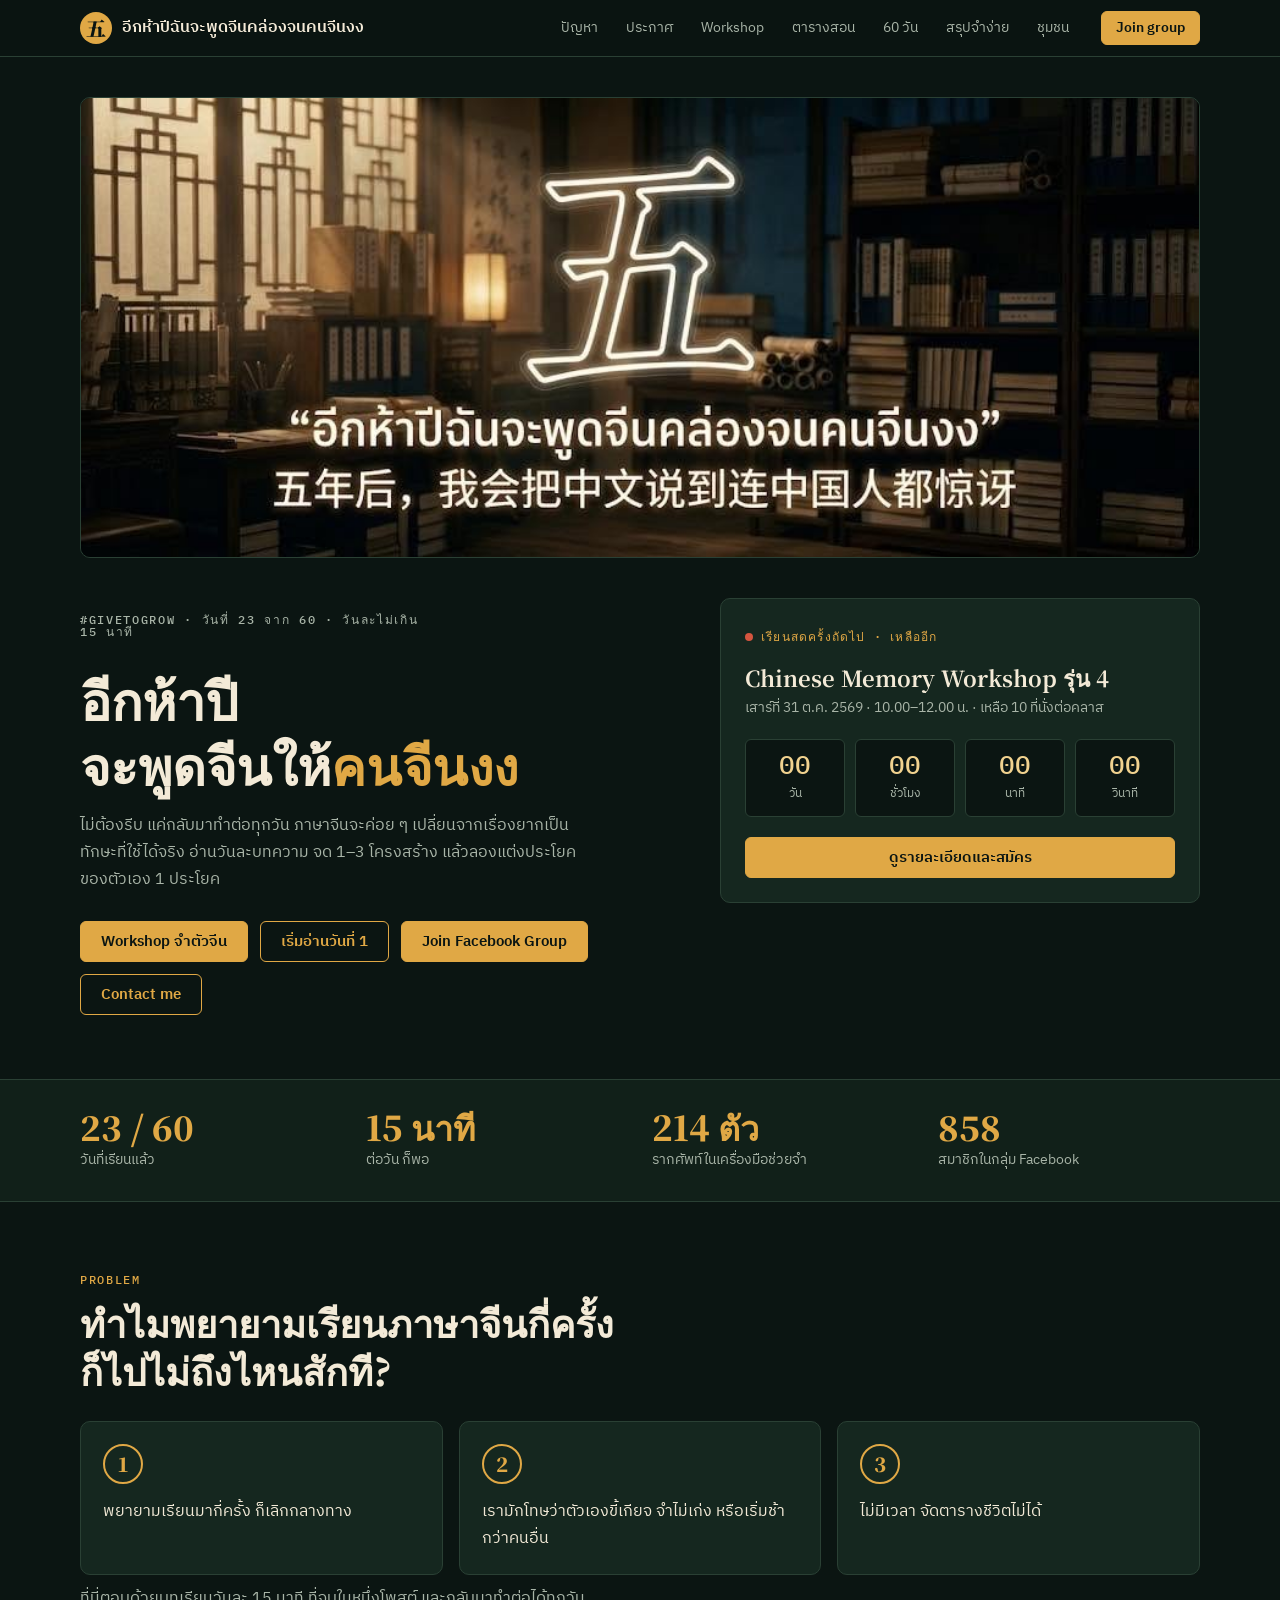
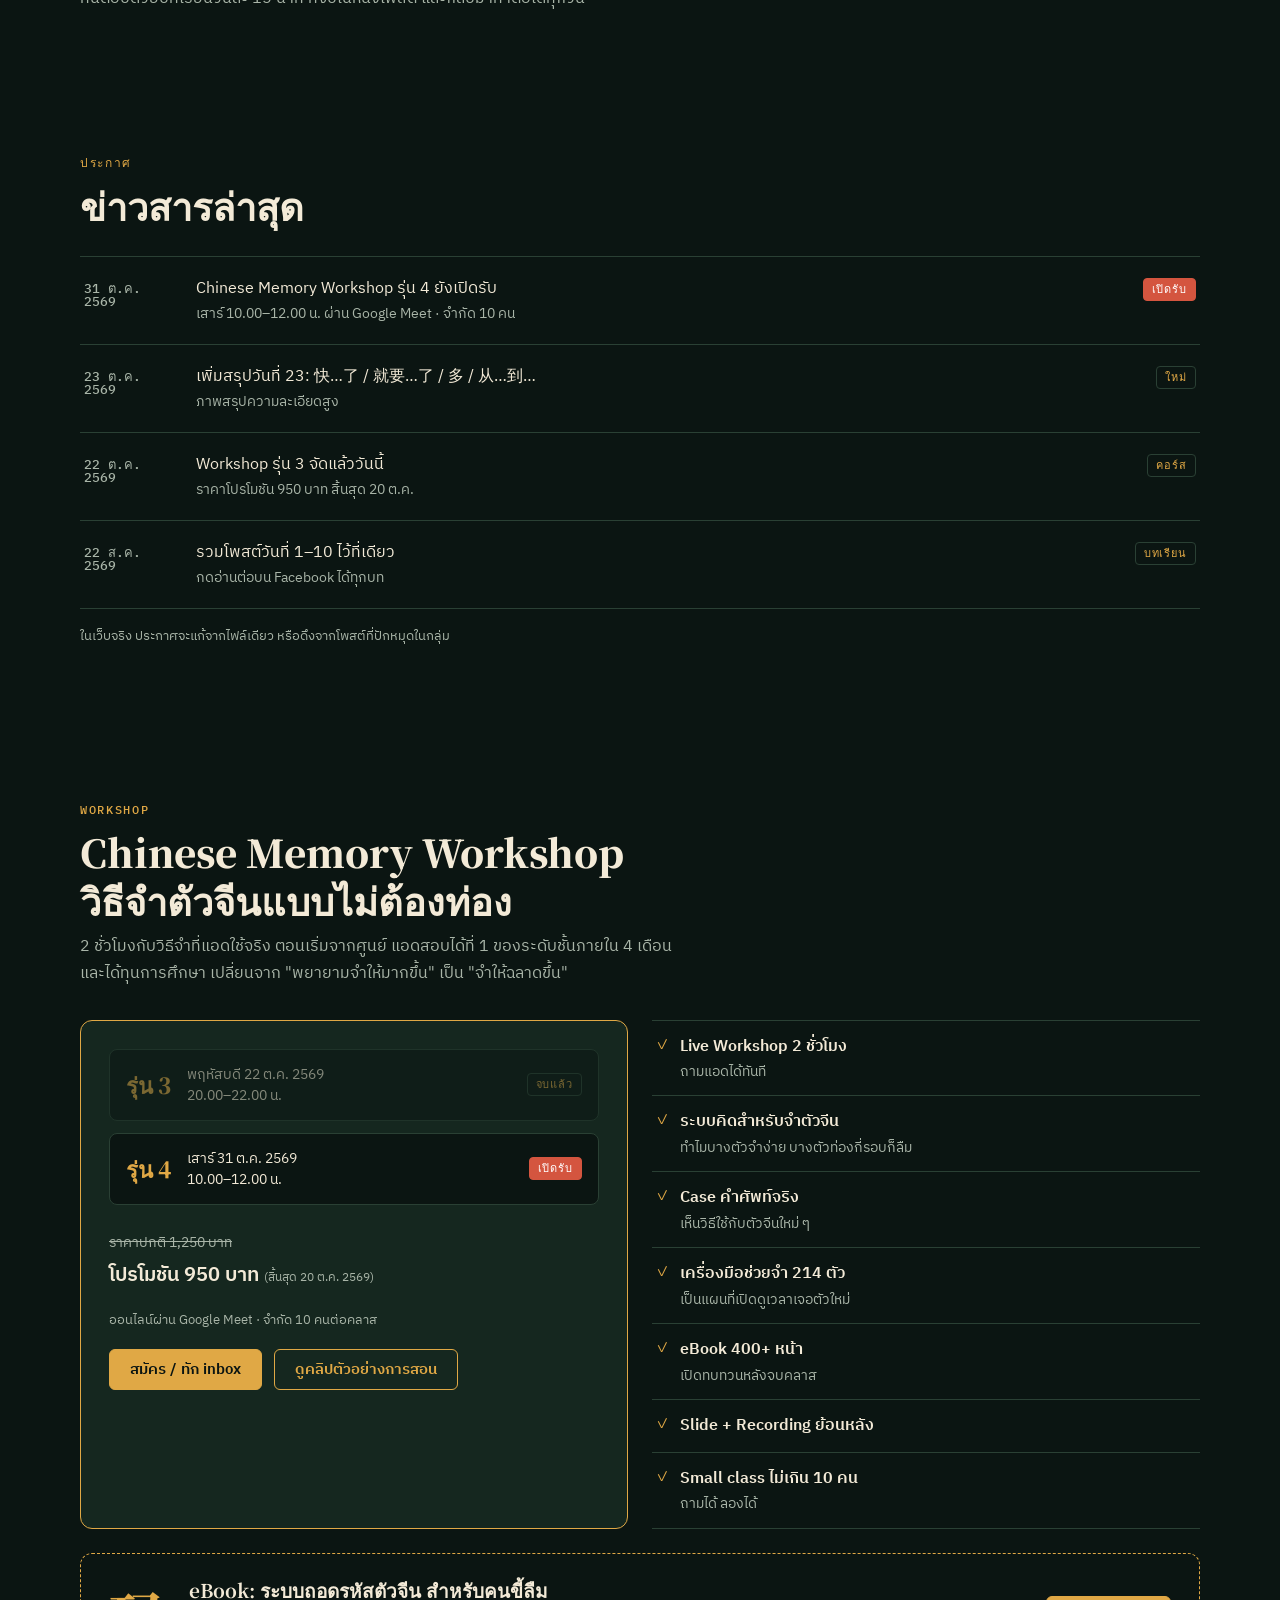
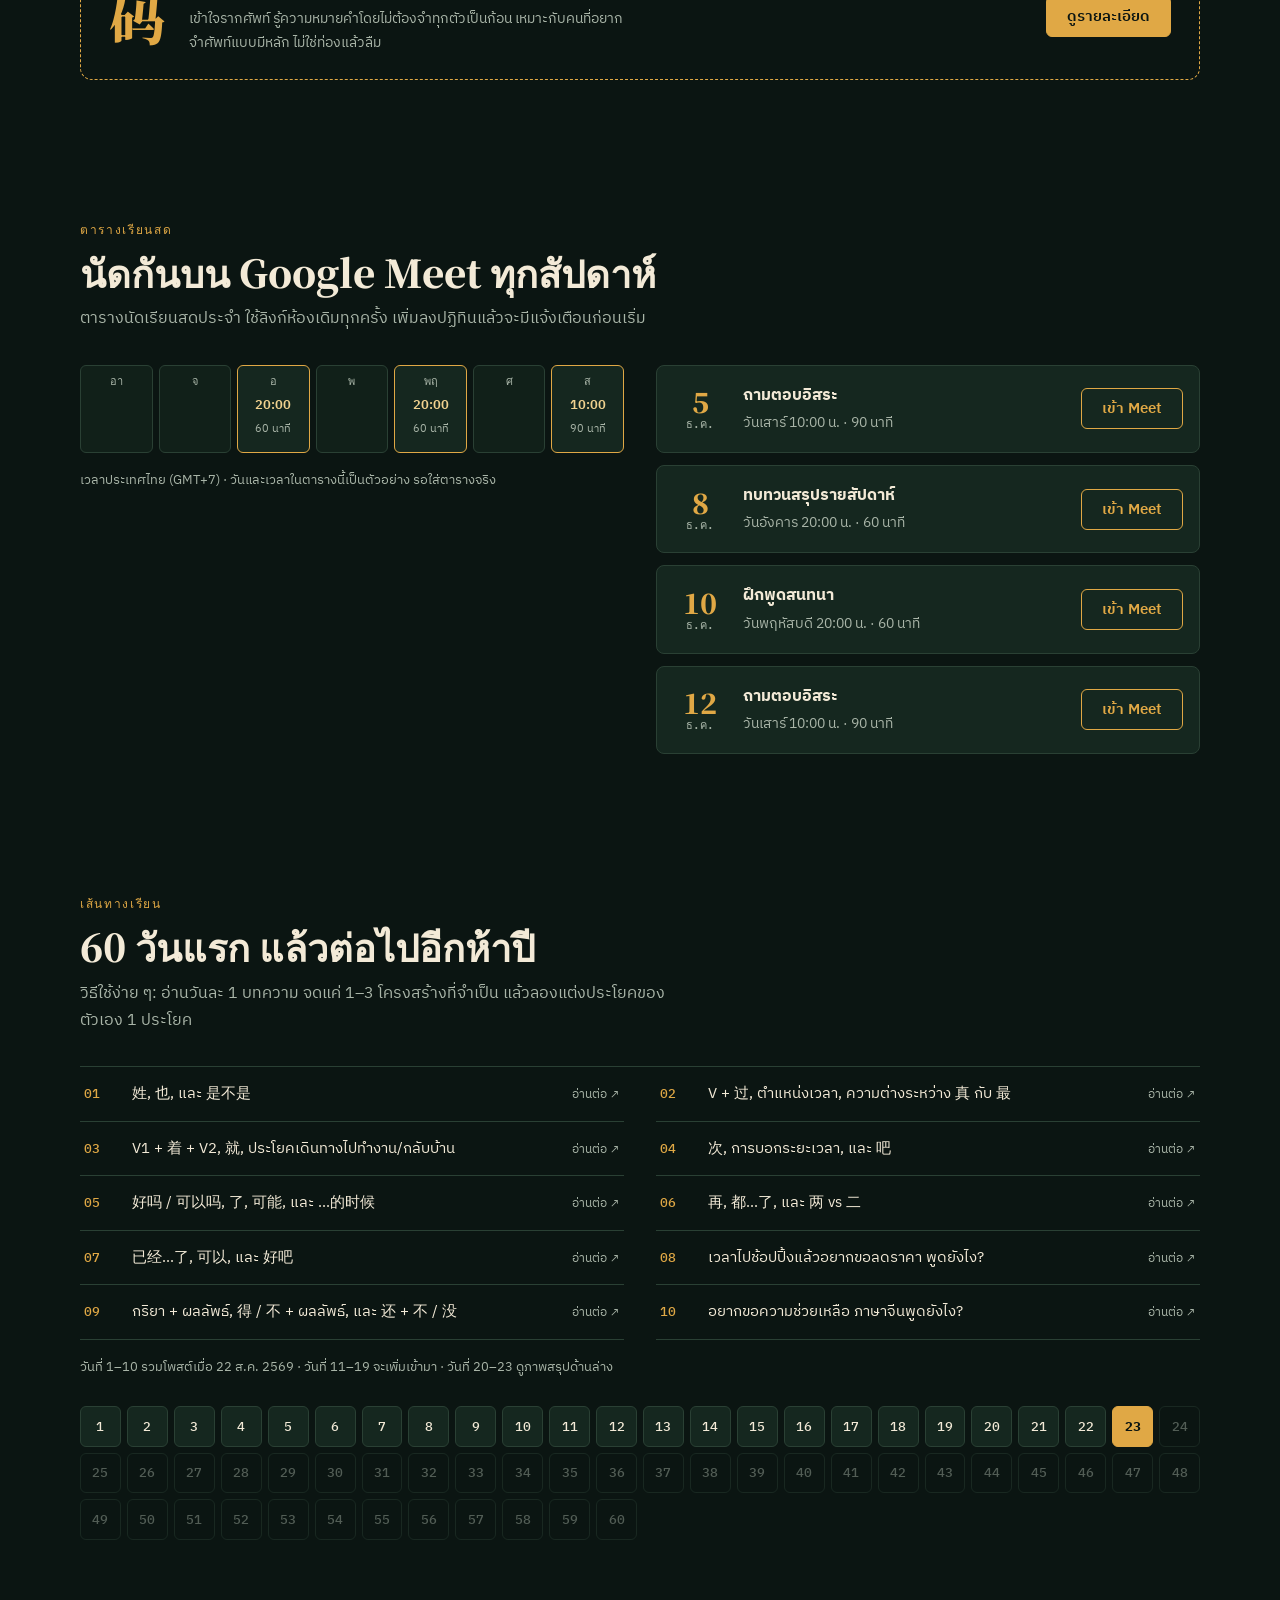
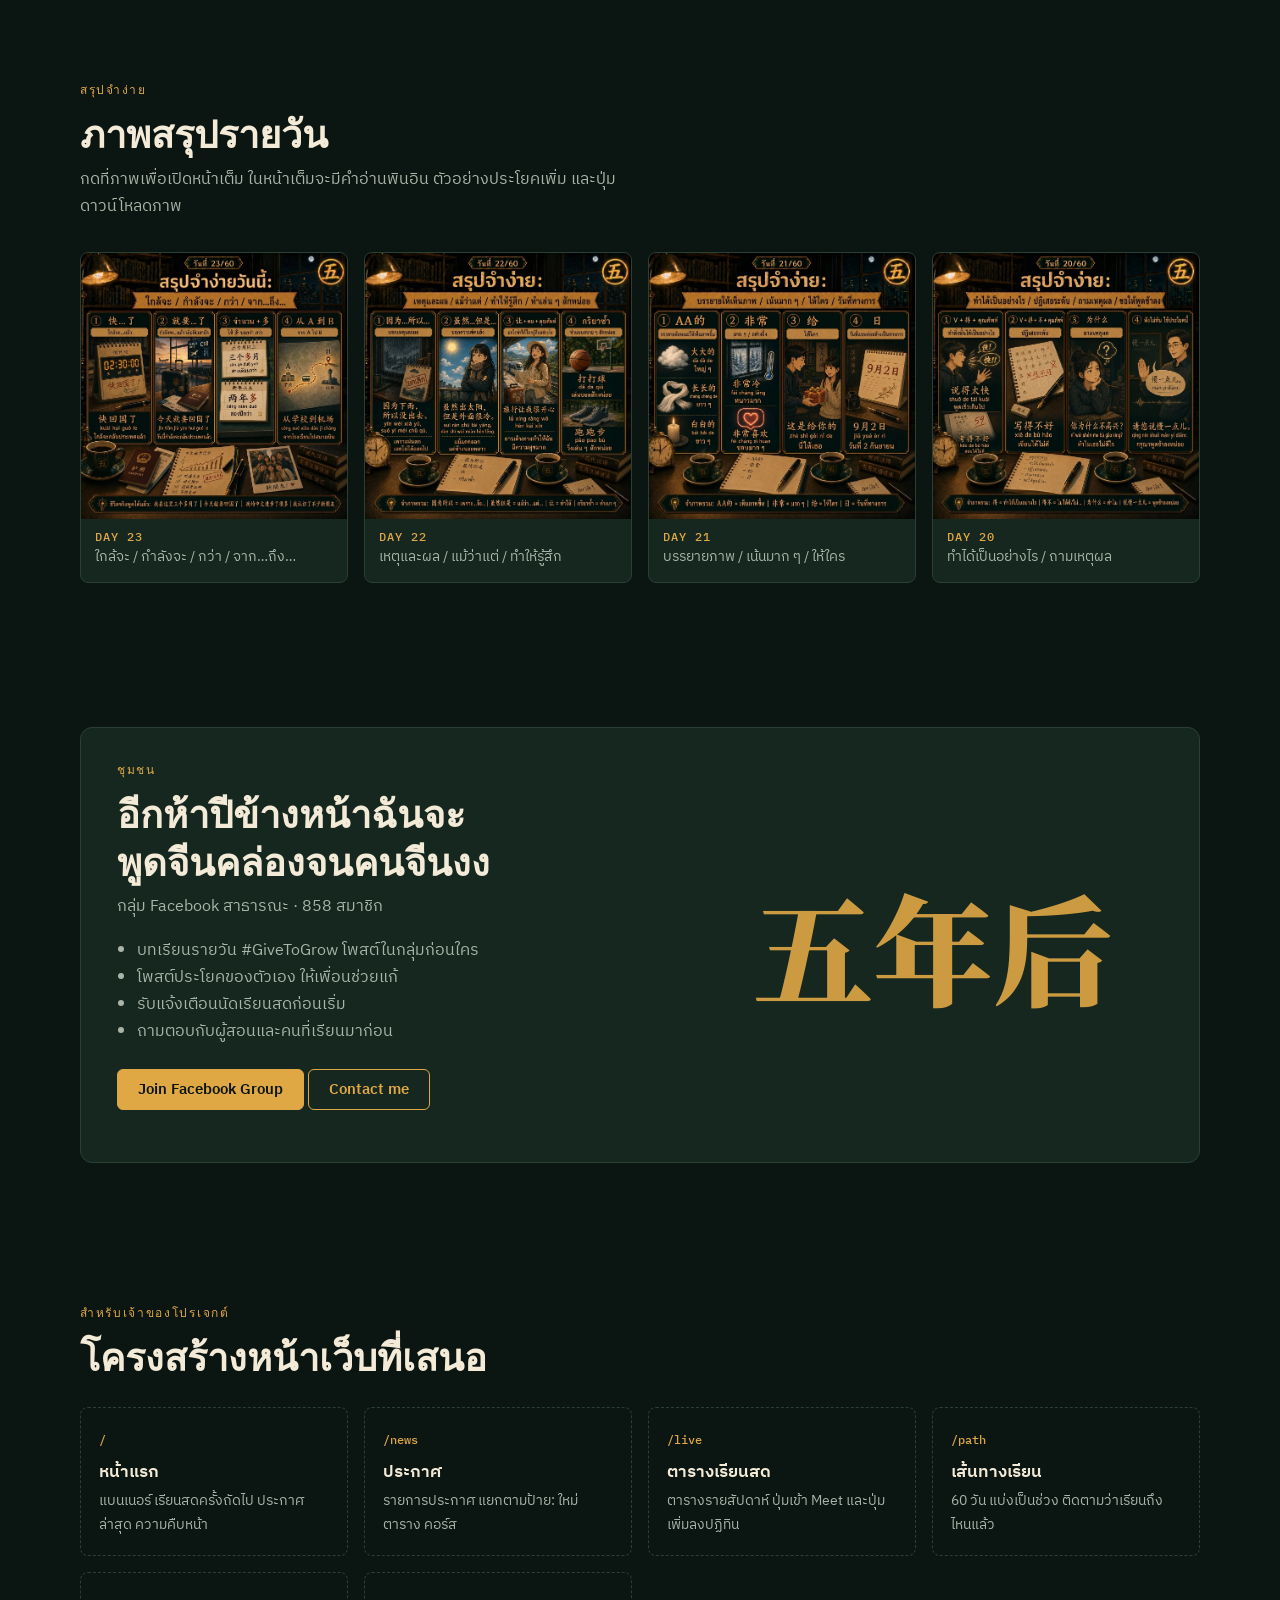
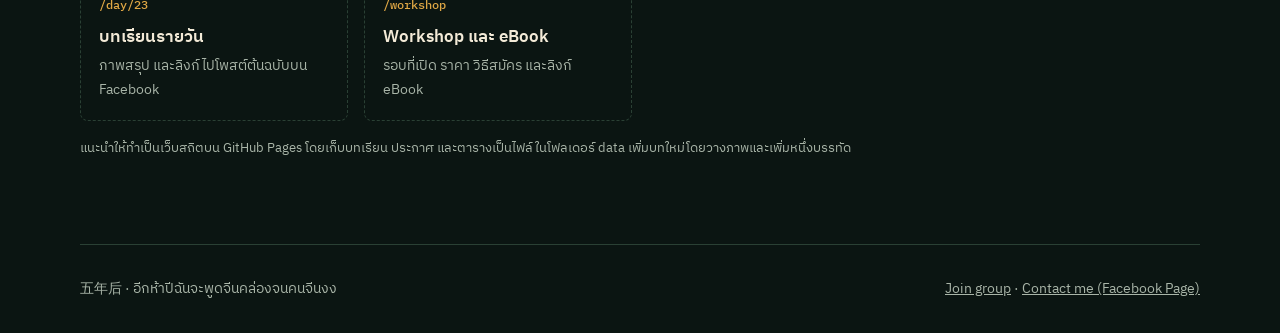
<file: index.html>
<!doctype html>
<html lang="th">
  <head>
    <meta charset="utf-8" />
    <meta name="viewport" content="width=device-width,initial-scale=1,viewport-fit=cover" />
    <title>อีกห้าปีฉันจะพูดจีนคล่องจนคนจีนงง</title>
    <link
      rel="stylesheet"
      href="https://fonts.googleapis.com/css2?family=Noto+Serif+SC:wght@600;900&family=IBM+Plex+Sans+Thai:wght@400;500;600&family=IBM+Plex+Mono:wght@500&display=swap"
    />
    <link rel="stylesheet" href="assets/style.css" />
  </head>
  <body>
    <nav>
      <div class="wrap">
        <a class="logo" href="#top"><b>五</b><span>อีกห้าปีฉันจะพูดจีนคล่องจนคนจีนงง</span></a>
        <div class="menu">
          <a href="#problem">ปัญหา</a><a href="#news">ประกาศ</a><a href="#workshop">Workshop</a
          ><a href="#live">ตารางสอน</a><a href="#path">60 วัน</a><a href="#recap">สรุปจำง่าย</a
          ><a href="#group">ชุมชน</a>
        </div>
        <a
          class="btn gold navbtn"
          href="https://www.facebook.com/groups/851760164426884"
          target="_blank"
          rel="noopener"
          >Join group</a
        >
      </div>
    </nav>

    <main id="top">
      <div class="wrap">
        <div class="hero">
          <div class="banner">
            <img src="assets/images/banner.png" alt="五 — อีกห้าปีฉันจะพูดจีนคล่องจนคนจีนงง" />
          </div>
          <div class="hero-grid">
            <div>
              <p class="eyebrow">#GiveToGrow · วันที่ 23 จาก 60 · วันละไม่เกิน 15 นาที</p>
              <h1>อีกห้าปี<br />จะพูดจีนให้<em>คนจีนงง</em></h1>
              <p>
                ไม่ต้องรีบ แค่กลับมาทำต่อทุกวัน ภาษาจีนจะค่อย ๆ
                เปลี่ยนจากเรื่องยากเป็นทักษะที่ใช้ได้จริง อ่านวันละบทความ จด 1–3 โครงสร้าง
                แล้วลองแต่งประโยคของตัวเอง 1 ประโยค
              </p>
              <div class="cta">
                <a class="btn gold" href="#workshop">Workshop จำตัวจีน</a>
                <a class="btn ghost" href="#path">เริ่มอ่านวันที่ 1</a>
                <a
                  class="btn gold"
                  href="https://www.facebook.com/groups/851760164426884"
                  target="_blank"
                  rel="noopener"
                  >Join Facebook Group</a
                >
                <a class="btn ghost" href="https://www.facebook.com/" target="_blank" rel="noopener"
                  >Contact me</a
                >
              </div>
            </div>
            <aside class="next" id="next" aria-live="polite">
              <span class="live"><i class="dot"></i>เรียนสดครั้งถัดไป · เหลืออีก</span>
              <h3 id="nx-title">—</h3>
              <div class="when" id="nx-when"></div>
              <div class="count">
                <div><b id="c-d">00</b><small>วัน</small></div>
                <div><b id="c-h">00</b><small>ชั่วโมง</small></div>
                <div><b id="c-m">00</b><small>นาที</small></div>
                <div><b id="c-s">00</b><small>วินาที</small></div>
              </div>
              <a class="btn gold" href="#workshop">ดูรายละเอียดและสมัคร</a>
            </aside>
          </div>
        </div>
      </div>

      <div class="ribbon">
        <div class="wrap">
          <div><b>23 / 60</b><span>วันที่เรียนแล้ว</span></div>
          <div><b>15 นาที</b><span>ต่อวัน ก็พอ</span></div>
          <div><b>214 ตัว</b><span>รากศัพท์ในเครื่องมือช่วยจำ</span></div>
          <div><b>858</b><span>สมาชิกในกลุ่ม Facebook</span></div>
        </div>
      </div>

      <div class="wrap">
        <section id="problem">
          <p class="eyebrow">Problem</p>
          <h2>ทำไมพยายามเรียนภาษาจีนกี่ครั้ง<br />ก็ไปไม่ถึงไหนสักที?</h2>
          <ol class="probs">
            <li><i>1</i>พยายามเรียนมากี่ครั้ง ก็เลิกกลางทาง</li>
            <li><i>2</i>เรามักโทษว่าตัวเองขี้เกียจ จำไม่เก่ง หรือเริ่มช้ากว่าคนอื่น</li>
            <li><i>3</i>ไม่มีเวลา จัดตารางชีวิตไม่ได้</li>
          </ol>
          <p class="lead">
            ที่นี่ตอบด้วยบทเรียนวันละ 15 นาที ที่จบในหนึ่งโพสต์ และกลับมาทำต่อได้ทุกวัน
          </p>
        </section>

        <section id="news">
          <p class="eyebrow">ประกาศ</p>
          <h2>ข่าวสารล่าสุด</h2>
          <div class="ann">
            <a href="#workshop"
              ><time>31 ต.ค. 2569</time>
              <p>
                Chinese Memory Workshop รุ่น 4 ยังเปิดรับ<small
                  >เสาร์ 10.00–12.00 น. ผ่าน Google Meet · จำกัด 10 คน</small
                >
              </p>
              <span class="tag hot">เปิดรับ</span></a
            >
            <a href="#recap"
              ><time>23 ต.ค. 2569</time>
              <p>
                เพิ่มสรุปวันที่ 23: 快…了 / 就要…了 / 多 / 从…到…<small
                  >ภาพสรุปความละเอียดสูง</small
                >
              </p>
              <span class="tag">ใหม่</span></a
            >
            <a href="#workshop"
              ><time>22 ต.ค. 2569</time>
              <p>
                Workshop รุ่น 3 จัดแล้ววันนี้<small>ราคาโปรโมชัน 950 บาท สิ้นสุด 20 ต.ค.</small>
              </p>
              <span class="tag">คอร์ส</span></a
            >
            <a href="#path"
              ><time>22 ส.ค. 2569</time>
              <p>รวมโพสต์วันที่ 1–10 ไว้ที่เดียว<small>กดอ่านต่อบน Facebook ได้ทุกบท</small></p>
              <span class="tag">บทเรียน</span></a
            >
          </div>
          <p class="note">ในเว็บจริง ประกาศจะแก้จากไฟล์เดียว หรือดึงจากโพสต์ที่ปักหมุดในกลุ่ม</p>
        </section>

        <section id="workshop">
          <p class="eyebrow">Workshop</p>
          <h2>Chinese Memory Workshop<br />วิธีจำตัวจีนแบบไม่ต้องท่อง</h2>
          <p class="lead">
            2 ชั่วโมงกับวิธีจำที่แอดใช้จริง ตอนเริ่มจากศูนย์ แอดสอบได้ที่ 1 ของระดับชั้นภายใน 4
            เดือนและได้ทุนการศึกษา เปลี่ยนจาก "พยายามจำให้มากขึ้น" เป็น "จำให้ฉลาดขึ้น"
          </p>
          <div class="wsgrid">
            <div class="wscard">
              <div class="runs">
                <div class="run gone">
                  <b>รุ่น 3</b><span>พฤหัสบดี 22 ต.ค. 2569<br />20.00–22.00 น.</span
                  ><i class="tag">จบแล้ว</i>
                </div>
                <div class="run open">
                  <b>รุ่น 4</b><span>เสาร์ 31 ต.ค. 2569<br />10.00–12.00 น.</span
                  ><i class="tag hot">เปิดรับ</i>
                </div>
              </div>
              <p class="price">
                <s>ราคาปกติ 1,250 บาท</s><br />โปรโมชัน 950 บาท
                <small>(สิ้นสุด 20 ต.ค. 2569)</small>
              </p>
              <p class="note">ออนไลน์ผ่าน Google Meet · จำกัด 10 คนต่อคลาส</p>
              <p style="margin: 18px 0 0; display: flex; gap: 12px; flex-wrap: wrap">
                <a class="btn gold" href="https://web.facebook.com/" target="_blank" rel="noopener"
                  >สมัคร / ทัก inbox</a
                ><a class="btn ghost" href="#">ดูคลิปตัวอย่างการสอน</a>
              </p>
            </div>
            <ul class="get">
              <li><b>Live Workshop 2 ชั่วโมง</b>ถามแอดได้ทันที</li>
              <li><b>ระบบคิดสำหรับจำตัวจีน</b>ทำไมบางตัวจำง่าย บางตัวท่องกี่รอบก็ลืม</li>
              <li><b>Case คำศัพท์จริง</b>เห็นวิธีใช้กับตัวจีนใหม่ ๆ</li>
              <li><b>เครื่องมือช่วยจำ 214 ตัว</b>เป็นแผนที่เปิดดูเวลาเจอตัวใหม่</li>
              <li><b>eBook 400+ หน้า</b>เปิดทบทวนหลังจบคลาส</li>
              <li><b>Slide + Recording ย้อนหลัง</b></li>
              <li><b>Small class ไม่เกิน 10 คน</b>ถามได้ ลองได้</li>
            </ul>
          </div>
          <div class="ebook">
            <div class="han" aria-hidden="true">码</div>
            <div>
              <h3>eBook: ระบบถอดรหัสตัวจีน สำหรับคนขี้ลืม</h3>
              <p>
                เข้าใจรากศัพท์ รู้ความหมายคำโดยไม่ต้องจำทุกตัวเป็นก้อน
                เหมาะกับคนที่อยากจำศัพท์แบบมีหลัก ไม่ใช่ท่องแล้วลืม
              </p>
            </div>
            <a class="btn gold" href="ebook.html">ดูรายละเอียด</a>
          </div>
        </section>

        <section id="live">
          <p class="eyebrow">ตารางเรียนสด</p>
          <h2>นัดกันบน Google Meet ทุกสัปดาห์</h2>
          <p class="lead">
            ตารางนัดเรียนสดประจำ ใช้ลิงก์ห้องเดิมทุกครั้ง เพิ่มลงปฏิทินแล้วจะมีแจ้งเตือนก่อนเริ่ม
          </p>
          <div class="sched">
            <div>
              <div class="week" id="week" aria-label="ตารางสัปดาห์"></div>
              <p class="note">
                เวลาประเทศไทย (GMT+7) · วันและเวลาในตารางนี้เป็นตัวอย่าง รอใส่ตารางจริง
              </p>
            </div>
            <ul class="list" id="upcoming"></ul>
          </div>
        </section>

        <section id="path">
          <p class="eyebrow">เส้นทางเรียน</p>
          <h2>60 วันแรก แล้วต่อไปอีกห้าปี</h2>
          <p class="lead">
            วิธีใช้ง่าย ๆ: อ่านวันละ 1 บทความ จดแค่ 1–3 โครงสร้างที่จำเป็น
            แล้วลองแต่งประโยคของตัวเอง 1 ประโยค
          </p>
          <ol class="lessons" id="lessons"></ol>
          <p class="note">
            วันที่ 1–10 รวมโพสต์เมื่อ 22 ส.ค. 2569 · วันที่ 11–19 จะเพิ่มเข้ามา · วันที่ 20–23
            ดูภาพสรุปด้านล่าง
          </p>
          <div class="days" id="days" aria-label="บทเรียนรายวัน"></div>
        </section>

        <section id="recap">
          <p class="eyebrow">สรุปจำง่าย</p>
          <h2>ภาพสรุปรายวัน</h2>
          <p class="lead">
            กดที่ภาพเพื่อเปิดหน้าเต็ม ในหน้าเต็มจะมีคำอ่านพินอิน ตัวอย่างประโยคเพิ่ม
            และปุ่มดาวน์โหลดภาพ
          </p>
          <div class="recaps">
            <a class="recap" href="#"
              ><img
                src="assets/images/day-23.webp"
                alt="สรุปวันที่ 23: 快…了, 就要…了, จำนวน+多, 从A到B"
              />
              <div><b>DAY 23</b><span>ใกล้จะ / กำลังจะ / กว่า / จาก…ถึง…</span></div></a
            >
            <a class="recap" href="#"
              ><img
                src="assets/images/day-22.webp"
                alt="สรุปวันที่ 22: 因为所以, 虽然但是, 让, กริยาซ้ำ"
              />
              <div><b>DAY 22</b><span>เหตุและผล / แม้ว่าแต่ / ทำให้รู้สึก</span></div></a
            >
            <a class="recap" href="#"
              ><img src="assets/images/day-21.webp" alt="สรุปวันที่ 21: AA的, 非常, 给, 日" />
              <div><b>DAY 21</b><span>บรรยายภาพ / เน้นมาก ๆ / ให้ใคร</span></div></a
            >
            <a class="recap" href="#"
              ><img
                src="assets/images/day-20.webp"
                alt="สรุปวันที่ 20: V得, V得不, 为什么, 慢一点儿"
              />
              <div><b>DAY 20</b><span>ทำได้เป็นอย่างไร / ถามเหตุผล</span></div></a
            >
          </div>
        </section>

        <section id="group">
          <div class="comm">
            <div>
              <p class="eyebrow">ชุมชน</p>
              <h2>อีกห้าปีข้างหน้าฉันจะพูดจีนคล่องจนคนจีนงง</h2>
              <p class="lead" style="margin-bottom: 0">กลุ่ม Facebook สาธารณะ · 858 สมาชิก</p>
              <ul>
                <li>บทเรียนรายวัน #GiveToGrow โพสต์ในกลุ่มก่อนใคร</li>
                <li>โพสต์ประโยคของตัวเอง ให้เพื่อนช่วยแก้</li>
                <li>รับแจ้งเตือนนัดเรียนสดก่อนเริ่ม</li>
                <li>ถามตอบกับผู้สอนและคนที่เรียนมาก่อน</li>
              </ul>
              <p style="margin-top: 24px">
                <a
                  class="btn gold"
                  href="https://www.facebook.com/groups/851760164426884"
                  target="_blank"
                  rel="noopener"
                  >Join Facebook Group</a
                >
                <a class="btn ghost" href="https://www.facebook.com/" target="_blank" rel="noopener"
                  >Contact me</a
                >
              </p>
            </div>
            <div class="big" aria-hidden="true">五年后</div>
          </div>
        </section>

        <section id="map">
          <p class="eyebrow">สำหรับเจ้าของโปรเจกต์</p>
          <h2>โครงสร้างหน้าเว็บที่เสนอ</h2>
          <div class="map">
            <div>
              <code>/</code>
              <h3>หน้าแรก</h3>
              <p>แบนเนอร์ เรียนสดครั้งถัดไป ประกาศล่าสุด ความคืบหน้า</p>
            </div>
            <div>
              <code>/news</code>
              <h3>ประกาศ</h3>
              <p>รายการประกาศ แยกตามป้าย: ใหม่ ตาราง คอร์ส</p>
            </div>
            <div>
              <code>/live</code>
              <h3>ตารางเรียนสด</h3>
              <p>ตารางรายสัปดาห์ ปุ่มเข้า Meet และปุ่มเพิ่มลงปฏิทิน</p>
            </div>
            <div>
              <code>/path</code>
              <h3>เส้นทางเรียน</h3>
              <p>60 วัน แบ่งเป็นช่วง ติดตามว่าเรียนถึงไหนแล้ว</p>
            </div>
            <div>
              <code>/day/23</code>
              <h3>บทเรียนรายวัน</h3>
              <p>ภาพสรุป และลิงก์ไปโพสต์ต้นฉบับบน Facebook</p>
            </div>
            <div>
              <code>/workshop</code>
              <h3>Workshop และ eBook</h3>
              <p>รอบที่เปิด ราคา วิธีสมัคร และลิงก์ eBook</p>
            </div>
          </div>
          <p class="note">
            แนะนำให้ทำเป็นเว็บสถิตบน GitHub Pages โดยเก็บบทเรียน ประกาศ และตารางเป็นไฟล์ในโฟลเดอร์
            data เพิ่มบทใหม่โดยวางภาพและเพิ่มหนึ่งบรรทัด
          </p>
        </section>
      </div>
    </main>

    <div class="wrap">
      <footer>
        <span>五年后 · อีกห้าปีฉันจะพูดจีนคล่องจนคนจีนงง</span>
        <span
          ><a href="https://www.facebook.com/groups/851760164426884" target="_blank" rel="noopener"
            >Join group</a
          >
          ·
          <a href="https://www.facebook.com/" target="_blank" rel="noopener"
            >Contact me (Facebook Page)</a
          ></span
        >
      </footer>
    </div>

    <script>
      // sample data: edit here (later moves to data/*.json)
      var POSTS = [
        ["姓, 也, และ 是不是", "https://web.facebook.com/share/p/18pa22LdKC/"],
        [
          "V + 过, ตำแหน่งเวลา, ความต่างระหว่าง 真 กับ 最",
          "https://web.facebook.com/share/p/1BakcGE4Fb/",
        ],
        [
          "V1 + 着 + V2, 就, ประโยคเดินทางไปทำงาน/กลับบ้าน",
          "https://web.facebook.com/share/p/1DeHgieYge/",
        ],
        ["次, การบอกระยะเวลา, และ 吧", "https://web.facebook.com/share/p/1CMCAi5Xde/"],
        ["好吗 / 可以吗, 了, 可能, และ ...的时候", "https://web.facebook.com/share/p/1SKEhd1Dfq/"],
        ["再, 都...了, และ 两 vs 二", "https://web.facebook.com/share/p/1C6iEQNFaS/"],
        ["已经...了, 可以, และ 好吧", "https://web.facebook.com/share/p/1Hgvgmun6w/"],
        [
          "เวลาไปช้อปปิ้งแล้วอยากขอลดราคา พูดยังไง?",
          "https://web.facebook.com/share/p/1J6MzPuB6n/",
        ],
        [
          "กริยา + ผลลัพธ์, 得 / 不 + ผลลัพธ์, และ 还 + 不 / 没",
          "https://web.facebook.com/share/p/1BjpTQ6kPY/",
        ],
        ["อยากขอความช่วยเหลือ ภาษาจีนพูดยังไง?", "https://web.facebook.com/share/p/1EHFUcE9zo/"],
      ];
      var SESSIONS = [
        { dow: 2, h: 20, m: 0, title: "ทบทวนสรุปรายสัปดาห์", dur: 60 },
        { dow: 4, h: 20, m: 0, title: "ฝึกพูดสนทนา", dur: 60 },
        { dow: 6, h: 10, m: 0, title: "ถามตอบอิสระ", dur: 90 },
      ];
      var DOW = ["อา", "จ", "อ", "พ", "พฤ", "ศ", "ส"],
        MON = [
          "ม.ค.",
          "ก.พ.",
          "มี.ค.",
          "เม.ย.",
          "พ.ค.",
          "มิ.ย.",
          "ก.ค.",
          "ส.ค.",
          "ก.ย.",
          "ต.ค.",
          "พ.ย.",
          "ธ.ค.",
        ];
      var DAYNAME = ["อาทิตย์", "จันทร์", "อังคาร", "พุธ", "พฤหัสบดี", "ศุกร์", "เสาร์"];
      function pad(n) {
        return n < 10 ? "0" + n : "" + n;
      }
      function nextOf(s, from) {
        var d = new Date(from);
        d.setSeconds(0, 0);
        d.setHours(s.h, s.m);
        var diff = (s.dow - d.getDay() + 7) % 7;
        d.setDate(d.getDate() + diff);
        if (d < from) d.setDate(d.getDate() + 7);
        return d;
      }
      function occ() {
        var now = new Date(),
          a = [];
        SESSIONS.forEach(function (s) {
          for (var i = 0; i < 3; i++) {
            var d = nextOf(s, now);
            d.setDate(d.getDate() + 7 * i);
            a.push({ s: s, d: d });
          }
        });
        a.sort(function (x, y) {
          return x.d - y.d;
        });
        return a;
      }
      var O = occ();
      document.getElementById("week").innerHTML = DOW.map(function (n, i) {
        var s = SESSIONS.filter(function (x) {
          return x.dow === i;
        })[0];
        return (
          '<div class="' +
          (s ? "on" : "") +
          '"><span>' +
          n +
          "</span>" +
          (s ? "<i>" + pad(s.h) + ":" + pad(s.m) + "</i><small>" + s.dur + " นาที</small>" : "") +
          "</div>"
        );
      }).join("");
      document.getElementById("upcoming").innerHTML = O.slice(0, 4)
        .map(function (o) {
          return (
            '<li><div class="d">' +
            o.d.getDate() +
            "<small>" +
            MON[o.d.getMonth()] +
            '</small></div><div class="t"><b>' +
            o.s.title +
            "</b><span>วัน" +
            DAYNAME[o.d.getDay()] +
            " " +
            pad(o.s.h) +
            ":" +
            pad(o.s.m) +
            " น. · " +
            o.s.dur +
            ' นาที</span></div><a class="btn ghost" href="https://meet.google.com/" target="_blank" rel="noopener">เข้า Meet</a></li>'
          );
        })
        .join("");
      var nx = { d: new Date("2026-10-31T10:00:00+07:00") };
      document.getElementById("nx-title").textContent = "Chinese Memory Workshop รุ่น 4";
      document.getElementById("nx-when").textContent =
        "เสาร์ที่ 31 ต.ค. 2569 · 10.00–12.00 น. · เหลือ 10 ที่นั่งต่อคลาส";
      function tick() {
        var t = (Math.max(0, nx.d - new Date()) / 1000) | 0;
        document.getElementById("c-d").textContent = pad((t / 86400) | 0);
        document.getElementById("c-h").textContent = pad(((t % 86400) / 3600) | 0);
        document.getElementById("c-m").textContent = pad(((t % 3600) / 60) | 0);
        document.getElementById("c-s").textContent = pad(t % 60);
      }
      tick();
      setInterval(tick, 1000);
      var days = "";
      for (var i = 1; i <= 60; i++) {
        days +=
          '<a href="' +
          (i <= 10 ? POSTS[i - 1][1] : "#recap") +
          '" class="' +
          (i < 23 ? "done" : i === 23 ? "today" : "todo") +
          '" title="วันที่ ' +
          i +
          '">' +
          i +
          "</a>";
      }
      document.getElementById("days").innerHTML = days;
      document.getElementById("lessons").innerHTML = POSTS.map(function (p, i) {
        return (
          '<li><a href="' +
          p[1] +
          '" target="_blank" rel="noopener"><span class="n">' +
          pad(i + 1) +
          "</span><span>" +
          p[0] +
          "</span><i>อ่านต่อ ↗</i></a></li>"
        );
      }).join("");
    </script>
  </body>
</html>
</file>
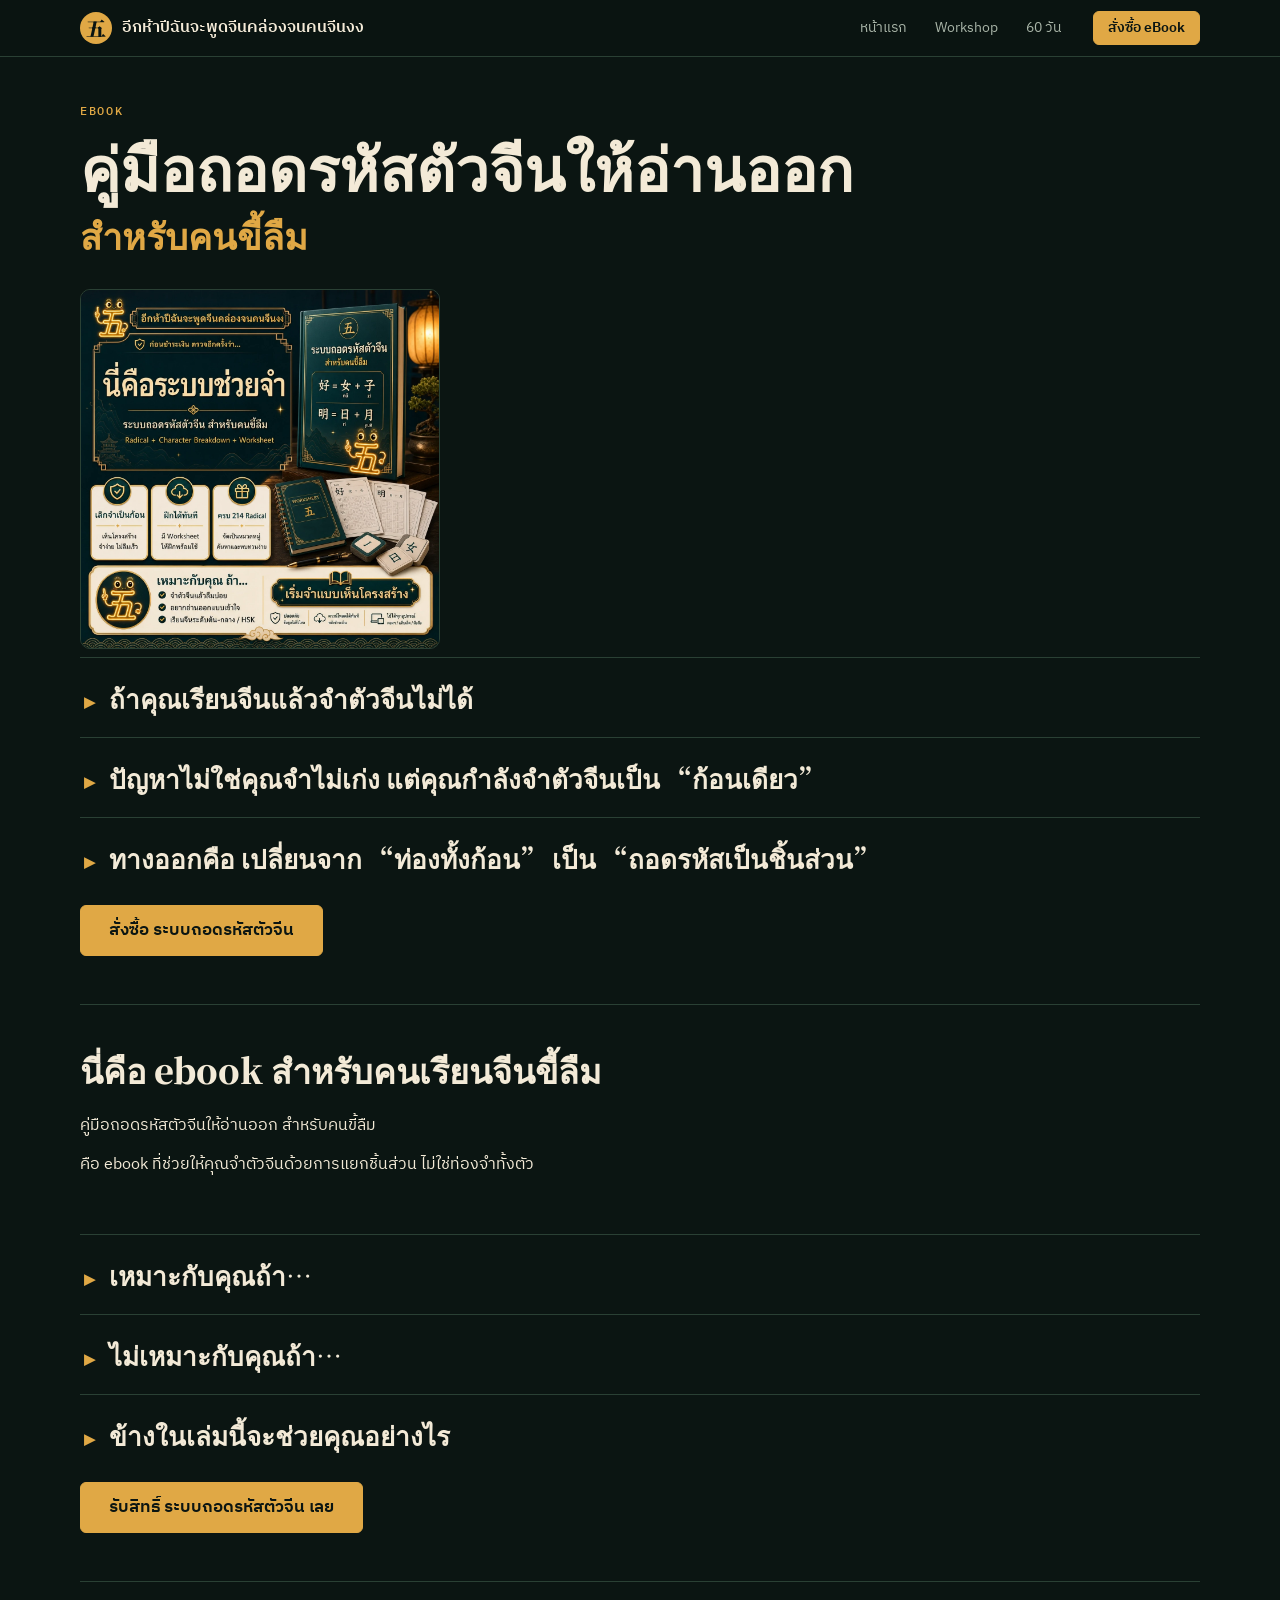
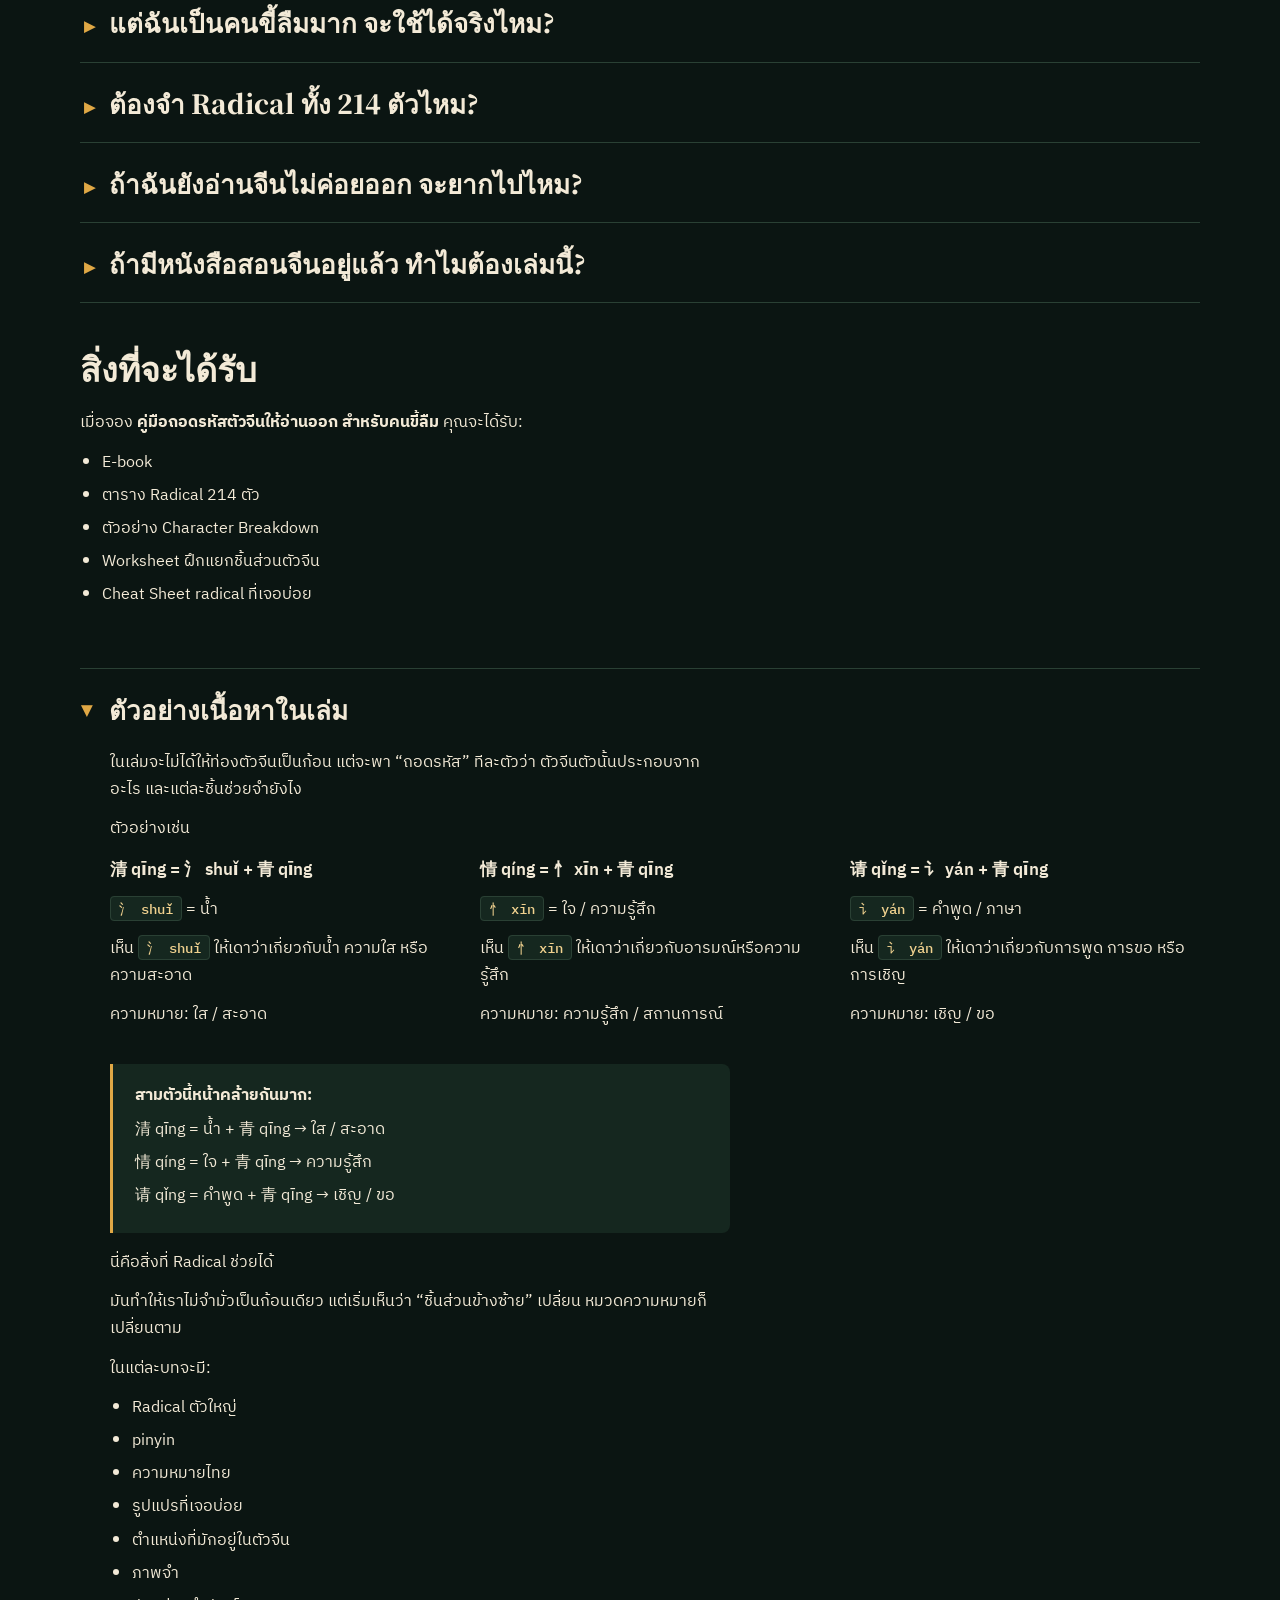
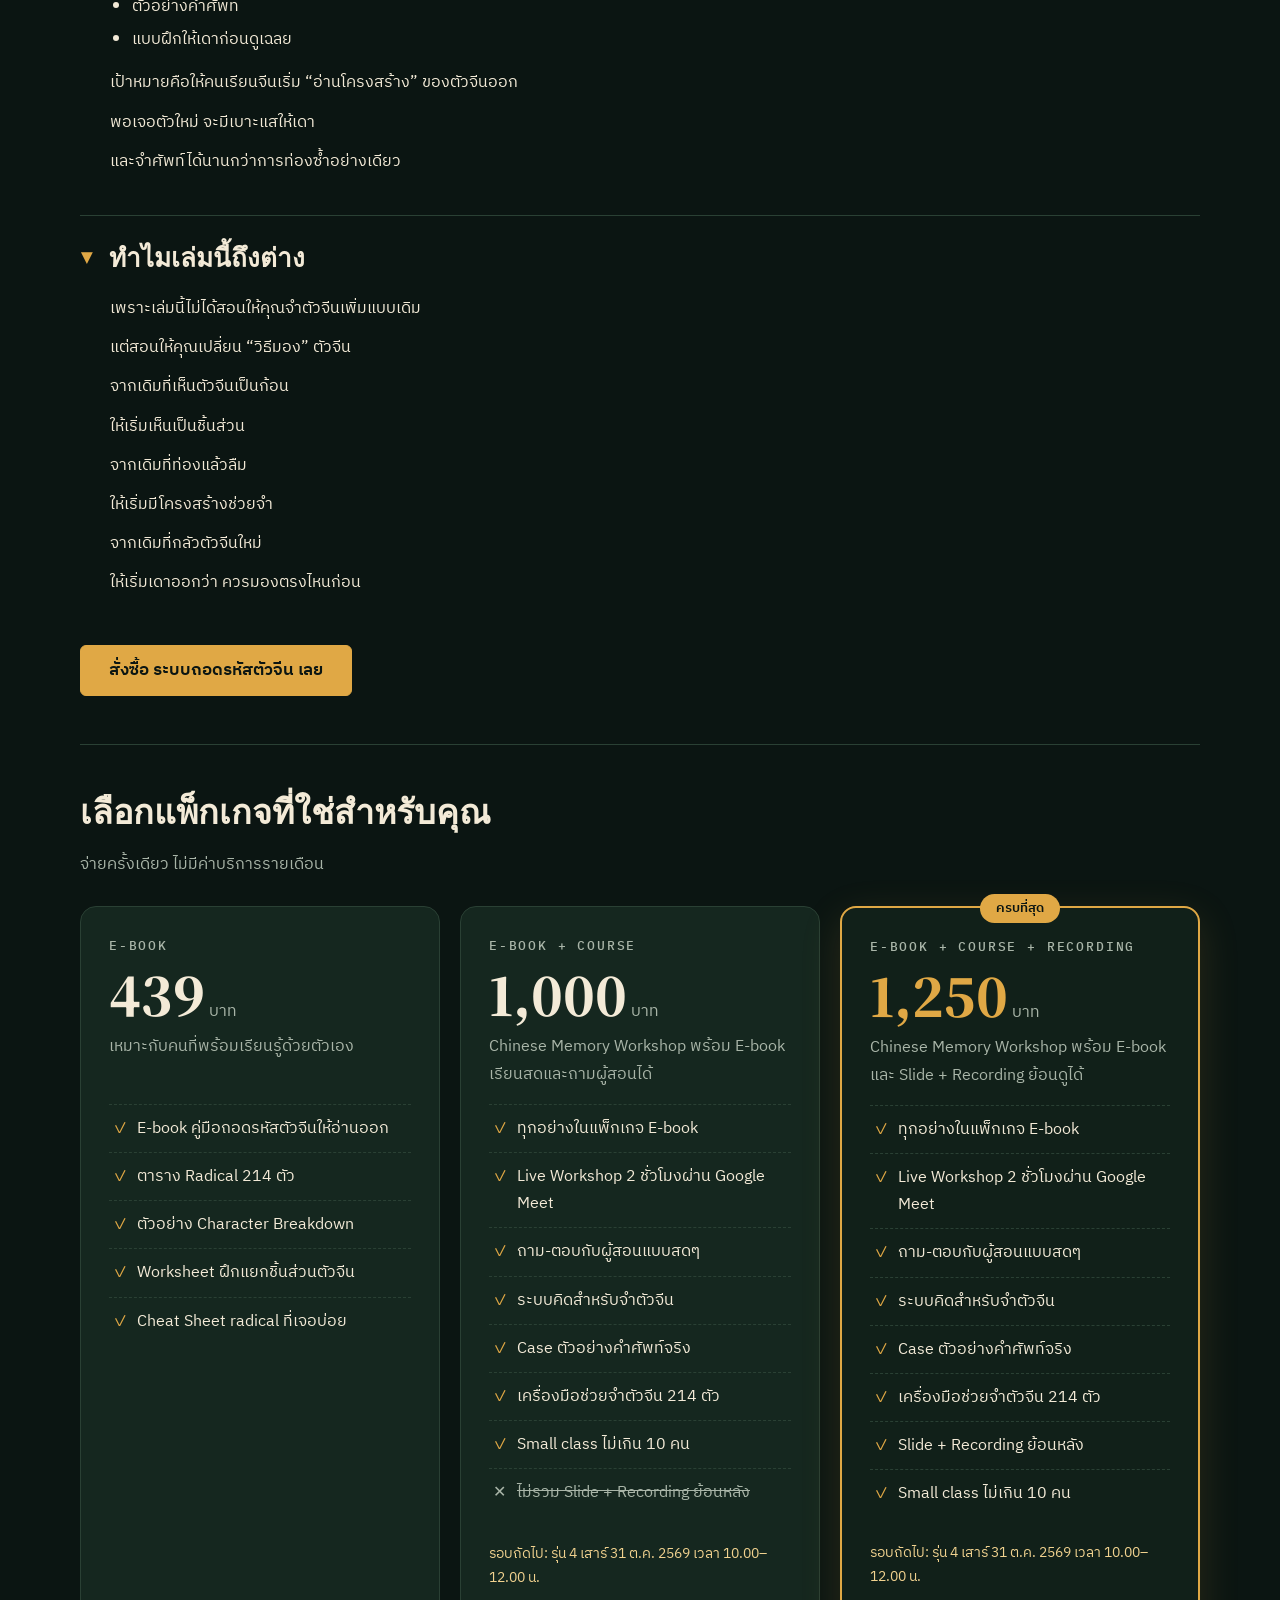
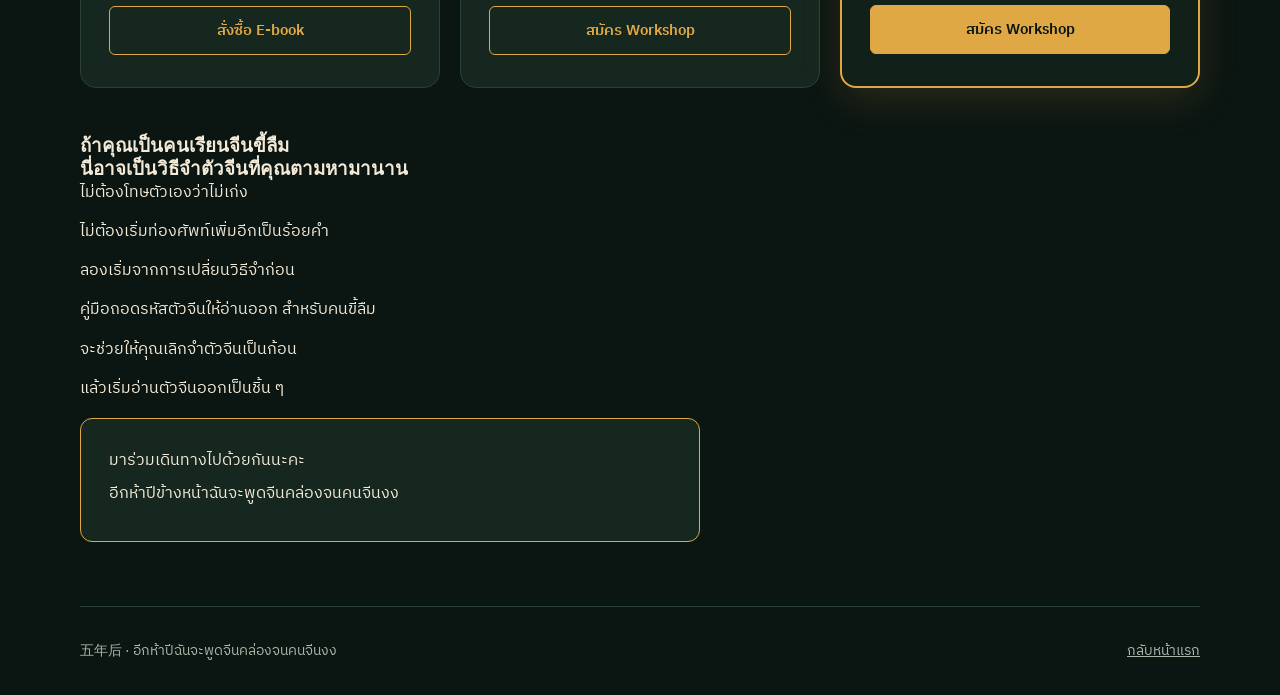
<file: ebook.html>
<!doctype html>
<html lang="th">
  <head>
    <meta charset="utf-8" />
    <meta name="viewport" content="width=device-width,initial-scale=1,viewport-fit=cover" />
    <title>คู่มือถอดรหัสตัวจีนให้อ่านออก สำหรับคนขี้ลืม</title>
    <meta
      name="description"
      content="eBook ที่ช่วยให้จำตัวจีนด้วยการแยกชิ้นส่วน ไม่ใช่ท่องจำทั้งตัว"
    />
    <link
      rel="stylesheet"
      href="https://fonts.googleapis.com/css2?family=Noto+Serif+SC:wght@600;900&family=IBM+Plex+Sans+Thai:wght@400;500;600&family=IBM+Plex+Mono:wght@500&display=swap"
    />
    <link rel="stylesheet" href="assets/style.css" />
  </head>
  <body>
    <nav>
      <div class="wrap">
        <a class="logo" href="index.html"
          ><b>五</b><span>อีกห้าปีฉันจะพูดจีนคล่องจนคนจีนงง</span></a
        >
        <div class="menu">
          <a href="index.html">หน้าแรก</a><a href="index.html#workshop">Workshop</a
          ><a href="index.html#path">60 วัน</a>
        </div>
        <a class="btn gold navbtn" href="#pricing">สั่งซื้อ eBook</a>
      </div>
    </nav>
    <main class="wrap eb">
      <p class="eyebrow">eBook</p>
      <h1>คู่มือถอดรหัสตัวจีนให้อ่านออก<em>สำหรับคนขี้ลืม</em></h1>
      <figure class="cover">
        <img
          src="assets/images/ebook-cover.webp"
          alt="ระบบถอดรหัสตัวจีน สำหรับคนขี้ลืม: Radical + Character Breakdown + Worksheet"
        />
      </figure>
      <details class="tg">
        <summary>ถ้าคุณเรียนจีนแล้วจำตัวจีนไม่ได้</summary>
        <div class="tgb">
          <p>บางทีคุณอาจไม่ได้ “ความจำแย่”</p>
          <p>แค่กำลังจำตัวจีนผิดวิธี</p>
          <p>เคยไหม…</p>
          <p>เรียนคำว่า 好 วันนี้ พรุ่งนี้เริ่มไม่แน่ใจแล้วว่าหน้าตาเป็นยังไง</p>
          <p>เห็น 明, 朋, 间 แล้วรู้สึกว่าตัวจีนหน้าคล้ายกันไปหมด</p>
          <p>เปิดตำราทีไรก็เจอเส้นขีดเต็มหน้า จนไม่รู้ว่าจะเริ่มจำจากตรงไหน</p>
          <p>ท่องศัพท์จีนซ้ำ ๆ แต่พอเจอในประโยคจริงกลับอ่านไม่ออก</p>
          <p>ถ้าคุณเป็นคนเรียนจีนที่รู้สึกว่า</p>
          <p><strong>“ฉันไม่ได้ขี้เกียจนะ แต่ทำไมตัวจีนมันจำยากขนาดนี้”</strong></p>
        </div>
      </details>
      <details class="tg">
        <summary>ปัญหาไม่ใช่คุณจำไม่เก่ง แต่คุณกำลังจำตัวจีนเป็น “ก้อนเดียว”</summary>
        <div class="tgb">
          <p>คนเรียนจีนจำนวนมากพยายามจำตัวจีนแบบจำภาพทั้งตัว</p>
          <p>เห็น 好 ก็จำว่า หน้าตาแบบนี้แปลว่า “ดี”</p>
          <p>เห็น 明 ก็จำว่า หน้าตาแบบนี้แปลว่า “สว่าง”</p>
          <p>เห็น 休 ก็จำว่า หน้าตาแบบนี้แปลว่า “พัก”</p>
          <p>แต่วิธีนี้เหนื่อยมาก</p>
          <p>เพราะพอจำนวนตัวจีนเพิ่มขึ้น สมองจะเริ่มแยกไม่ออกว่า</p>
          <p>ตัวไหนคล้ายตัวไหน</p>
          <p>เส้นไหนสำคัญ</p>
          <p>ส่วนไหนช่วยจำความหมาย</p>
          <p>และทำไมบางตัวถึงมีหน้าตาแบบนั้น</p>
          <p>สุดท้ายเลยกลายเป็นว่า</p>
          <p><strong>จำวันนี้ ลืมพรุ่งนี้ แล้วต้องเริ่มใหม่ซ้ำ ๆ</strong></p>
        </div>
      </details>
      <details class="tg">
        <summary>ทางออกคือ เปลี่ยนจาก “ท่องทั้งก้อน” เป็น “ถอดรหัสเป็นชิ้นส่วน”</summary>
        <div class="tgb">
          <p>ตัวจีนจำนวนมากไม่ได้ถูกสร้างมาแบบสุ่ม</p>
          <p>แต่มักประกอบจากชิ้นส่วนเล็ก ๆ เช่น radical และส่วนประกอบอื่น ๆ</p>
          <p>เช่น</p>
          <p class="eq"><strong>好 = 女 + 子</strong></p>
          <p class="eq"><strong>明 = 日 + 月</strong></p>
          <p class="eq"><strong>休 = 亻 + 木</strong></p>
          <p>พอคุณเริ่มเห็นชิ้นส่วน</p>
          <p>ตัวจีนจะไม่ใช่รูปวาดแปลก ๆ อีกต่อไป</p>
          <p>แต่จะเริ่มกลายเป็นระบบที่มองออกว่า</p>
          <p>ตรงนี้คือส่วนที่บอกความหมาย</p>
          <p>ตรงนี้คือส่วนที่ช่วยจำ</p>
          <p>ตรงนี้คือ pattern ที่เคยเจอมาแล้ว</p>
          <p>นี่คือสิ่งที่ ebook เล่มนี้จะพาคุณทำ</p>
        </div>
      </details>
      <div class="cta-row">
        <a class="btn gold" href="#pricing">สั่งซื้อ ระบบถอดรหัสตัวจีน</a>
      </div>
      <section class="sec">
        <h2>นี่คือ ebook สำหรับคนเรียนจีนขี้ลืม</h2>
        <p>คู่มือถอดรหัสตัวจีนให้อ่านออก สำหรับคนขี้ลืม</p>
        <p>คือ ebook ที่ช่วยให้คุณจำตัวจีนด้วยการแยกชิ้นส่วน ไม่ใช่ท่องจำทั้งตัว</p>
      </section>
      <details class="tg">
        <summary>เหมาะกับคุณถ้า…</summary>
        <div class="tgb">
          <ul>
            <li>คุณเรียนจีนระดับเริ่มต้นถึงกลาง</li>
            <li>คุณจำตัวจีนแล้วลืมบ่อย</li>
            <li>คุณรู้ pinyin บ้างแล้ว แต่อ่านตัวจีนยังไม่คล่อง</li>
            <li>คุณสับสนกับตัวจีนที่หน้าตาคล้ายกัน</li>
            <li>คุณไม่อยากท่องศัพท์แบบฝืน ๆ อีกต่อไป</li>
            <li>คุณอยากมี “วิธีมองตัวจีน” ที่ช่วยให้จำง่ายขึ้น</li>
          </ul>
        </div>
      </details>
      <details class="tg">
        <summary>ไม่เหมาะกับคุณถ้า…</summary>
        <div class="tgb">
          <ul>
            <li>คุณต้องการตำราภาษาศาสตร์จีนเชิงลึก</li>
            <li>คุณอยากได้ dictionary เต็มรูปแบบ</li>
            <li>คุณต้องการจำ 214 radicals แบบท่องรวดเดียว</li>
            <li>คุณยังไม่คิดจะฝึกทบทวนเลยแม้แต่นิดเดียว</li>
          </ul>
        </div>
      </details>
      <details class="tg">
        <summary>ข้างในเล่มนี้จะช่วยคุณอย่างไร</summary>
        <div class="tgb">
          <h3>1. เลิกมองตัวจีนเป็นเส้นขีดมั่ว ๆ</h3>
          <p>คุณจะได้เรียนวิธีมองตัวจีนเป็นส่วนประกอบ</p>
          <p>เพื่อให้รู้ว่าควรสังเกตตรงไหนก่อน ไม่ใช่มองทั้งตัวแล้วพยายามจำแบบฝืน ๆ</p>
          <h3>2. เข้าใจ radical แบบใช้จำได้จริง</h3>
          <p>ไม่ใช่ให้ท่อง 214 ตัวตั้งแต่หน้าแรก</p>
          <p>แต่เริ่มจาก radical และชิ้นส่วนที่ช่วยให้จำตัวจีนได้ง่ายขึ้นก่อน</p>
          <h3>3. เห็นตัวอย่าง breakdown ที่จำง่าย</h3>
          <p>เช่น</p>
          <p class="eq">好 = 女 + 子</p>
          <p class="eq">明 = 日 + 月</p>
          <p class="eq">休 = 亻 + 木</p>
          <p>คุณจะเริ่มเห็นว่า ตัวจีนมีโครงสร้าง ไม่ใช่ภาพสุ่ม</p>
          <h3>4. มีตาราง Radical 214 ตัวไว้เปิดดู</h3>
          <p>ใช้เป็น reference เวลาต้องการค้น</p>
          <p>ไม่จำเป็นต้องท่องทั้งหมดในครั้งเดียว</p>
          <h3>5. มีแบบฝึกให้สมองได้จำแบบ active</h3>
          <p>ไม่ใช่อ่านผ่าน ๆ แล้วลืม</p>
          <p>แต่มี worksheet ให้ฝึกแยกชิ้นส่วน ฝึกเดา และฝึกทบทวน</p>
        </div>
      </details>
      <div class="cta-row">
        <a class="btn gold" href="#pricing">รับสิทธิ์ ระบบถอดรหัสตัวจีน เลย</a>
      </div>
      <details class="tg">
        <summary>แต่ฉันเป็นคนขี้ลืมมาก จะใช้ได้จริงไหม?</summary>
        <div class="tgb">
          <p>ระบบนี้ไม่ได้พยายามทำให้คุณจำด้วยแรงฮึด</p>
          <p>แต่ช่วยลดภาระสมองด้วยการให้คุณมี “จุดเกาะ” ในการจำ</p>
          <p>แทนที่จะจำว่า 好 คือภาพหนึ่งภาพ</p>
          <p>คุณจะจำว่า 好 มี 女 + 子</p>
          <p>แทนที่จะจำว่า 明 คือเส้นหลายเส้นรวมกัน</p>
          <p>คุณจะจำว่า 明 มี 日 + 月</p>
          <p>พอสมองมีโครงให้เกาะ</p>
          <p>การจำจะเบาลงกว่าการท่องทั้งตัว</p>
        </div>
      </details>
      <details class="tg">
        <summary>ต้องจำ Radical ทั้ง 214 ตัวไหม?</summary>
        <div class="tgb">
          <p>ไม่ต้อง (จริง ๆ)</p>
          <p>นี่คือแรงต้านสำคัญที่หลายคนกลัว (แอดก็เป็น)</p>
          <p>พอได้ยินคำว่า radical 214 ตัว ก็รู้สึกว่า “โอ๊ย แค่ศัพท์ก็จำไม่ไหวแล้ว”</p>
          <p>เล่มนี้ไม่ได้ให้คุณท่อง 214 ตัวแบบสอบแข่งขัน</p>
          <p>แต่ให้คุณรู้วิธีใช้ radical เป็นเครื่องมือช่วยจำ</p>
          <p>เริ่มจากตัวที่เจอบ่อย</p>
          <p>ดูตัวอย่างที่เข้าใจง่าย</p>
          <p>แล้วค่อยใช้ตาราง 214 ตัวเป็นคลังอ้างอิง</p>
        </div>
      </details>
      <details class="tg">
        <summary>ถ้าฉันยังอ่านจีนไม่ค่อยออก จะยากไปไหม?</summary>
        <div class="tgb">
          <p>ไม่ยากเกินไป</p>
          <p>เล่มนี้ออกแบบสำหรับคนเรียนจีนที่ยังจำตัวจีนไม่มั่นใจ</p>
          <p>ไม่ใช่สำหรับคนที่อ่านจีนเก่งอยู่แล้ว</p>
          <p>ถ้าคุณเคยเริ่มเรียนจีนมาบ้าง</p>
          <p>รู้ pinyin บ้าง</p>
          <p>เคยจำคำศัพท์จีนแล้วลืมบ้าง</p>
          <p>คุณคือ คนที่ ระบบนี้ตั้งใจช่วย</p>
        </div>
      </details>
      <details class="tg">
        <summary>ถ้ามีหนังสือสอนจีนอยู่แล้ว ทำไมต้องเล่มนี้?</summary>
        <div class="tgb">
          <p>เพราะหนังสือเรียนส่วนใหญ่สอนว่า</p>
          <p>คำนี้อ่านว่าอะไร</p>
          <p>แปลว่าอะไร</p>
          <p>ใช้ยังไง</p>
          <p>แต่ไม่ได้หยุดพาคุณดูว่า</p>
          <p><strong>ตัวจีนตัวนี้ประกอบจากอะไร และควรจำตรงไหน</strong></p>
          <p>เล่มนี้ไม่ได้มาแทนหนังสือเรียนจีน</p>
          <p>แต่มาเป็น “คู่มือช่วยจำตัวจีน” ที่ทำให้หนังสือเรียนเล่มอื่นอ่านง่ายขึ้น</p>
        </div>
      </details>
      <section class="sec">
        <h2>สิ่งที่จะได้รับ</h2>
        <p>เมื่อจอง <strong>คู่มือถอดรหัสตัวจีนให้อ่านออก สำหรับคนขี้ลืม</strong> คุณจะได้รับ:</p>
        <ul>
          <li>E-book</li>
          <li>ตาราง Radical 214 ตัว</li>
          <li>ตัวอย่าง Character Breakdown</li>
          <li>Worksheet ฝึกแยกชิ้นส่วนตัวจีน</li>
          <li>Cheat Sheet radical ที่เจอบ่อย</li>
        </ul>
      </section>
      <details class="tg" open>
        <summary>ตัวอย่างเนื้อหาในเล่ม</summary>
        <div class="tgb">
          <p>
            ในเล่มจะไม่ได้ให้ท่องตัวจีนเป็นก้อน แต่จะพา “ถอดรหัส” ทีละตัวว่า
            ตัวจีนตัวนั้นประกอบจากอะไร และแต่ละชิ้นช่วยจำยังไง
          </p>
          <p>ตัวอย่างเช่น</p>
          <div class="cols">
            <div class="col">
              <h4>清 qīng = 氵 shuǐ + 青 qīng</h4>
              <p><code>氵 shuǐ</code> = น้ำ</p>
              <p>เห็น <code>氵 shuǐ</code> ให้เดาว่าเกี่ยวกับน้ำ ความใส หรือความสะอาด</p>
              <p>ความหมาย: ใส / สะอาด</p>
            </div>
            <div class="col">
              <h4>情 qíng = 忄 xīn + 青 qīng</h4>
              <p><code>忄 xīn</code> = ใจ / ความรู้สึก</p>
              <p>เห็น <code>忄 xīn</code> ให้เดาว่าเกี่ยวกับอารมณ์หรือความรู้สึก</p>
              <p>ความหมาย: ความรู้สึก / สถานการณ์</p>
            </div>
            <div class="col">
              <h4>请 qǐng = 讠 yán + 青 qīng</h4>
              <p><code>讠 yán</code> = คำพูด / ภาษา</p>
              <p>เห็น <code>讠 yán</code> ให้เดาว่าเกี่ยวกับการพูด การขอ หรือการเชิญ</p>
              <p>ความหมาย: เชิญ / ขอ</p>
            </div>
          </div>
          <blockquote>
            <p><b>สามตัวนี้หน้าคล้ายกันมาก: </b></p>
            <p>清 qīng = น้ำ + 青 qīng → ใส / สะอาด</p>
            <p>情 qíng = ใจ + 青 qīng → ความรู้สึก</p>
            <p>请 qǐng = คำพูด + 青 qīng → เชิญ / ขอ</p>
          </blockquote>
          <p>นี่คือสิ่งที่ Radical ช่วยได้</p>
          <p>
            มันทำให้เราไม่จำมั่วเป็นก้อนเดียว แต่เริ่มเห็นว่า “ชิ้นส่วนข้างซ้าย” เปลี่ยน
            หมวดความหมายก็เปลี่ยนตาม
          </p>
          <p>ในแต่ละบทจะมี:</p>
          <ul>
            <li>Radical ตัวใหญ่</li>
            <li>pinyin</li>
            <li>ความหมายไทย</li>
            <li>รูปแปรที่เจอบ่อย</li>
            <li>ตำแหน่งที่มักอยู่ในตัวจีน</li>
            <li>ภาพจำ</li>
            <li>ตัวอย่างคำศัพท์</li>
            <li>แบบฝึกให้เดาก่อนดูเฉลย</li>
          </ul>
          <p>เป้าหมายคือให้คนเรียนจีนเริ่ม “อ่านโครงสร้าง” ของตัวจีนออก</p>
          <p>พอเจอตัวใหม่ จะมีเบาะแสให้เดา</p>
          <p>และจำศัพท์ได้นานกว่าการท่องซ้ำอย่างเดียว</p>
        </div>
      </details>
      <details class="tg" open>
        <summary>ทำไมเล่มนี้ถึงต่าง</summary>
        <div class="tgb">
          <p>เพราะเล่มนี้ไม่ได้สอนให้คุณจำตัวจีนเพิ่มแบบเดิม</p>
          <p>แต่สอนให้คุณเปลี่ยน “วิธีมอง” ตัวจีน</p>
          <p>จากเดิมที่เห็นตัวจีนเป็นก้อน</p>
          <p>ให้เริ่มเห็นเป็นชิ้นส่วน</p>
          <p>จากเดิมที่ท่องแล้วลืม</p>
          <p>ให้เริ่มมีโครงสร้างช่วยจำ</p>
          <p>จากเดิมที่กลัวตัวจีนใหม่</p>
          <p>ให้เริ่มเดาออกว่า ควรมองตรงไหนก่อน</p>
        </div>
      </details>
      <div class="cta-row">
        <a class="btn gold" href="#pricing">สั่งซื้อ ระบบถอดรหัสตัวจีน เลย</a>
      </div>
      <section class="sec pricing" id="pricing">
        <h2>เลือกแพ็กเกจที่ใช่สำหรับคุณ</h2>
        <p class="pricing-note">จ่ายครั้งเดียว ไม่มีค่าบริการรายเดือน</p>
        <div class="plans">
          <div class="plan">
            <p class="plan-name">E-BOOK</p>
            <p class="plan-price"><b>439</b> บาท</p>
            <p class="plan-desc">เหมาะกับคนที่พร้อมเรียนรู้ด้วยตัวเอง</p>
            <ul>
              <li>E-book คู่มือถอดรหัสตัวจีนให้อ่านออก</li>
              <li>ตาราง Radical 214 ตัว</li>
              <li>ตัวอย่าง Character Breakdown</li>
              <li>Worksheet ฝึกแยกชิ้นส่วนตัวจีน</li>
              <li>Cheat Sheet radical ที่เจอบ่อย</li>
            </ul>
            <a
              class="btn ghost"
              href="https://buy.stripe.com/cNidRbb0v3Go1HVfo928801"
              target="_blank"
              rel="noopener"
              >สั่งซื้อ E-book</a
            >
          </div>
          <div class="plan">
            <p class="plan-name">E-BOOK + COURSE</p>
            <p class="plan-price"><b>1,000</b> บาท</p>
            <p class="plan-desc">Chinese Memory Workshop พร้อม E-book เรียนสดและถามผู้สอนได้</p>
            <ul>
              <li>ทุกอย่างในแพ็กเกจ E-book</li>
              <li>Live Workshop 2 ชั่วโมงผ่าน Google Meet</li>
              <li>ถาม-ตอบกับผู้สอนแบบสดๆ</li>
              <li>ระบบคิดสำหรับจำตัวจีน</li>
              <li>Case ตัวอย่างคำศัพท์จริง</li>
              <li>เครื่องมือช่วยจำตัวจีน 214 ตัว</li>
              <li>Small class ไม่เกิน 10 คน</li>
              <li class="no">ไม่รวม Slide + Recording ย้อนหลัง</li>
            </ul>
            <p class="plan-round">รอบถัดไป: รุ่น 4 เสาร์ 31 ต.ค. 2569 เวลา 10.00–12.00 น.</p>
            <!-- TODO: replace href with the Stripe link for the 1,000 baht plan -->
            <a class="btn ghost" href="https://www.facebook.com/" target="_blank" rel="noopener"
              >สมัคร Workshop</a
            >
          </div>
          <div class="plan plan-pro">
            <span class="plan-badge">ครบที่สุด</span>
            <p class="plan-name">E-BOOK + COURSE + RECORDING</p>
            <p class="plan-price"><b>1,250</b> บาท</p>
            <p class="plan-desc">
              Chinese Memory Workshop พร้อม E-book และ Slide + Recording ย้อนดูได้
            </p>
            <ul>
              <li>ทุกอย่างในแพ็กเกจ E-book</li>
              <li>Live Workshop 2 ชั่วโมงผ่าน Google Meet</li>
              <li>ถาม-ตอบกับผู้สอนแบบสดๆ</li>
              <li>ระบบคิดสำหรับจำตัวจีน</li>
              <li>Case ตัวอย่างคำศัพท์จริง</li>
              <li>เครื่องมือช่วยจำตัวจีน 214 ตัว</li>
              <li>Slide + Recording ย้อนหลัง</li>
              <li>Small class ไม่เกิน 10 คน</li>
            </ul>
            <p class="plan-round">รอบถัดไป: รุ่น 4 เสาร์ 31 ต.ค. 2569 เวลา 10.00–12.00 น.</p>
            <!-- TODO: replace href with the Stripe link for the 1,250 baht plan -->
            <a class="btn gold" href="https://www.facebook.com/" target="_blank" rel="noopener"
              >สมัคร Workshop</a
            >
          </div>
        </div>
      </section>
      <h3>ถ้าคุณเป็นคนเรียนจีนขี้ลืม</h3>
      <h3>นี่อาจเป็นวิธีจำตัวจีนที่คุณตามหามานาน</h3>
      <p>ไม่ต้องโทษตัวเองว่าไม่เก่ง</p>
      <p>ไม่ต้องเริ่มท่องศัพท์เพิ่มอีกเป็นร้อยคำ</p>
      <p>ลองเริ่มจากการเปลี่ยนวิธีจำก่อน</p>
      <p>คู่มือถอดรหัสตัวจีนให้อ่านออก สำหรับคนขี้ลืม</p>
      <p>จะช่วยให้คุณเลิกจำตัวจีนเป็นก้อน</p>
      <p>แล้วเริ่มอ่านตัวจีนออกเป็นชิ้น ๆ</p>
      <div class="end">
        <p>มาร่วมเดินทางไปด้วยกันนะคะ</p>
        <p>อีกห้าปีข้างหน้าฉันจะพูดจีนคล่องจนคนจีนงง</p>
      </div>
    </main>
    <div class="wrap">
      <footer>
        <span>五年后 · อีกห้าปีฉันจะพูดจีนคล่องจนคนจีนงง</span>
        <span><a href="index.html">กลับหน้าแรก</a></span>
      </footer>
    </div>
  </body>
</html>
</file>
<file: assets/style.css>
/* Layout: dark study-room site. Sticky nav, hero with live-session card, then announcements, schedule, 60-day path, daily recaps, community, site map. */
:root {
  --ink: #0b1512;
  --ink-2: #112019;
  --panel: #15271f;
  --line: #2a4034;
  --gold: #e0a845;
  --gold-soft: #f1d28f;
  --paper: #f3ead7;
  --mute: #a9b5a8;
  --red: #d4553f;
  --f-han: "Noto Serif SC", "Songti SC", "STSong", serif;
  --f-body: "IBM Plex Sans Thai", "Noto Sans Thai", system-ui, sans-serif;
  --f-mono: "IBM Plex Mono", ui-monospace, monospace;
  color-scheme: dark;
}
* {
  box-sizing: border-box;
}
html {
  scroll-behavior: smooth;
}
body {
  margin: 0;
  background: var(--ink);
  color: var(--paper);
  font: 400 16px/1.7 var(--f-body);
  padding-left: max(16px, env(safe-area-inset-left, 0px));
  padding-right: max(16px, env(safe-area-inset-right, 0px));
  padding-block: 0;
}
a {
  color: inherit;
}
.wrap {
  max-width: 1120px;
  margin: 0 auto;
}
:focus-visible {
  outline: 2px solid var(--gold);
  outline-offset: 3px;
}
h1,
h2,
h3 {
  font-family: var(--f-han);
  margin: 0;
  text-wrap: balance;
  line-height: 1.25;
}
h2 {
  font-size: clamp(26px, 4vw, 38px);
  font-weight: 900;
}
.eyebrow {
  font: 500 12px/1 var(--f-mono);
  letter-spacing: 0.14em;
  text-transform: uppercase;
  color: var(--gold);
  margin: 0 0 12px;
}
section {
  padding-block: 72px;
  scroll-margin-top: 64px;
}
.lead {
  color: var(--mute);
  max-width: 60ch;
  margin: 10px 0 0;
}

/* nav */
nav {
  position: sticky;
  top: env(safe-area-inset-top, 0px);
  z-index: 20;
  background: rgba(11, 21, 18, 0.92);
  backdrop-filter: blur(8px);
  margin-inline: calc(-1 * max(16px, env(safe-area-inset-left, 0px)));
  padding-inline: max(16px, env(safe-area-inset-left, 0px));
  border-bottom: 1px solid var(--line);
}
body::before {
  content: "";
  position: fixed;
  inset: 0 0 auto;
  height: env(safe-area-inset-top, 0px);
  background: var(--ink);
  z-index: 30;
}
nav .wrap {
  display: flex;
  align-items: center;
  gap: 20px;
  height: 56px;
}
.logo {
  display: flex;
  align-items: center;
  gap: 10px;
  text-decoration: none;
  font-weight: 600;
}
.logo b {
  font: 900 20px/1 var(--f-han);
  color: var(--ink);
  background: var(--gold);
  width: 32px;
  height: 32px;
  display: grid;
  place-items: center;
  border-radius: 50%;
}
.menu {
  display: flex;
  gap: 4px;
  margin-left: auto;
  overflow-x: auto;
  scrollbar-width: none;
}
.menu a {
  padding: 8px 12px;
  text-decoration: none;
  color: var(--mute);
  font-size: 14px;
  white-space: nowrap;
  border-radius: 6px;
}
.menu a:hover {
  color: var(--paper);
  background: var(--panel);
}
.btn {
  display: inline-flex;
  align-items: center;
  gap: 8px;
  padding: 12px 20px;
  border-radius: 6px;
  font: 600 15px/1 var(--f-body);
  text-decoration: none;
  border: 1px solid var(--gold);
  cursor: pointer;
}
.btn.gold {
  background: var(--gold);
  color: var(--ink);
}
.btn.gold:hover {
  background: var(--gold-soft);
}
.btn.ghost {
  background: transparent;
  color: var(--gold);
}
.btn.ghost:hover {
  background: rgba(224, 168, 69, 0.12);
}
@media (max-width: 720px) {
  .logo span {
    display: none;
  }
}

/* hero */
.hero {
  padding-block: 40px 64px;
}
.banner {
  position: relative;
  border-radius: 10px;
  overflow: hidden;
  border: 1px solid var(--line);
  aspect-ratio: 2.43;
  background: var(--ink-2);
}
.banner img {
  width: 100%;
  height: 100%;
  object-fit: cover;
  display: block;
}
.hero-grid {
  display: grid;
  grid-template-columns: 1.25fr 1fr;
  gap: 40px;
  margin-top: 40px;
  align-items: start;
}
.hero h1 {
  font-size: clamp(30px, 5vw, 52px);
  font-weight: 900;
}
.hero h1 em {
  font-style: normal;
  color: var(--gold);
}
.hero p {
  color: var(--mute);
  margin: 16px 0 28px;
  max-width: 52ch;
}
.cta {
  display: flex;
  gap: 12px;
  flex-wrap: wrap;
}
.next {
  background: var(--panel);
  border: 1px solid var(--line);
  border-radius: 10px;
  padding: 24px;
  min-width: 0;
}
.next .live {
  display: inline-flex;
  align-items: center;
  gap: 8px;
  font: 500 12px/1 var(--f-mono);
  letter-spacing: 0.1em;
  color: var(--gold);
}
.dot {
  width: 8px;
  height: 8px;
  border-radius: 50%;
  background: var(--red);
  box-shadow: 0 0 0 0 rgba(212, 85, 63, 0.6);
  animation: pulse 2s infinite;
}
@keyframes pulse {
  70% {
    box-shadow: 0 0 0 8px rgba(212, 85, 63, 0);
  }
  100% {
    box-shadow: 0 0 0 0 rgba(212, 85, 63, 0);
  }
}
.next h3 {
  font-size: 22px;
  margin: 14px 0 4px;
}
.next .when {
  color: var(--mute);
  font-size: 14px;
}
.count {
  display: flex;
  gap: 10px;
  margin: 20px 0;
}
.count div {
  flex: 1;
  background: var(--ink);
  border: 1px solid var(--line);
  border-radius: 6px;
  padding: 10px 0;
  text-align: center;
}
.count b {
  display: block;
  font: 500 26px/1.1 var(--f-mono);
  font-variant-numeric: tabular-nums;
  color: var(--gold-soft);
}
.count small {
  font-size: 12px;
  color: var(--mute);
}
.next .btn {
  width: 100%;
  justify-content: center;
}
@media (max-width: 860px) {
  .hero-grid {
    grid-template-columns: 1fr;
  }
}

/* progress ribbon */
.ribbon {
  border-block: 1px solid var(--line);
  background: var(--ink-2);
  margin-inline: calc(-1 * max(16px, env(safe-area-inset-left, 0px)));
  padding-inline: max(16px, env(safe-area-inset-left, 0px));
}
.ribbon .wrap {
  display: grid;
  grid-template-columns: repeat(4, 1fr);
  gap: 24px;
  padding-block: 28px;
}
.ribbon b {
  display: block;
  font: 900 34px/1.1 var(--f-han);
  color: var(--gold);
}
.ribbon span {
  font-size: 14px;
  color: var(--mute);
}
@media (max-width: 720px) {
  .ribbon .wrap {
    grid-template-columns: repeat(2, 1fr);
  }
}

/* announcements */
.ann {
  display: grid;
  gap: 0;
  margin-top: 28px;
  border-top: 1px solid var(--line);
}
.ann a {
  display: grid;
  grid-template-columns: 96px 1fr auto;
  gap: 16px;
  align-items: baseline;
  padding: 18px 4px;
  border-bottom: 1px solid var(--line);
  text-decoration: none;
}
.ann a:hover {
  background: var(--panel);
}
.ann time {
  font: 500 13px/1 var(--f-mono);
  color: var(--mute);
}
.tag {
  font: 500 11px/1 var(--f-mono);
  letter-spacing: 0.08em;
  padding: 5px 8px;
  border: 1px solid var(--line);
  border-radius: 4px;
  color: var(--gold);
}
.tag.hot {
  background: var(--red);
  border-color: var(--red);
  color: #fff;
}
.ann p {
  margin: 0;
  min-width: 0;
}
.ann p small {
  display: block;
  color: var(--mute);
  font-size: 14px;
}
@media (max-width: 620px) {
  .ann a {
    grid-template-columns: 1fr auto;
  }
  .ann time {
    grid-column: 1/-1;
  }
}

/* schedule */
.sched {
  display: grid;
  grid-template-columns: 1fr 1fr;
  gap: 32px;
  margin-top: 32px;
}
.week {
  display: grid;
  grid-template-columns: repeat(7, 1fr);
  gap: 6px;
}
.week div {
  border: 1px solid var(--line);
  border-radius: 6px;
  padding: 10px 4px;
  text-align: center;
  min-height: 88px;
  background: var(--ink-2);
  min-width: 0;
}
.week div span {
  font: 500 11px/1 var(--f-mono);
  color: var(--mute);
  display: block;
}
.week div.on {
  background: var(--panel);
  border-color: var(--gold);
}
.week div.on i {
  display: block;
  font: normal 600 13px/1.3 var(--f-body);
  color: var(--gold-soft);
  margin-top: 10px;
}
.week div.on small {
  font-size: 11px;
  color: var(--mute);
}
.list {
  list-style: none;
  margin: 0;
  padding: 0;
  display: grid;
  gap: 12px;
}
.list li {
  display: flex;
  gap: 16px;
  background: var(--panel);
  border: 1px solid var(--line);
  border-radius: 8px;
  padding: 16px;
  align-items: center;
}
.list .d {
  font: 900 28px/1 var(--f-han);
  color: var(--gold);
  min-width: 54px;
  text-align: center;
}
.list .d small {
  display: block;
  font: 500 11px/1 var(--f-mono);
  color: var(--mute);
  margin-top: 4px;
}
.list .t {
  flex: 1;
  min-width: 0;
}
.list .t b {
  display: block;
}
.list .t span {
  font-size: 14px;
  color: var(--mute);
}
.note {
  font-size: 13px;
  color: var(--mute);
  margin-top: 16px;
}
@media (max-width: 860px) {
  .sched {
    grid-template-columns: 1fr;
  }
}

/* path */
.phases {
  display: grid;
  grid-template-columns: repeat(3, 1fr);
  gap: 16px;
  margin-top: 32px;
}
.phase {
  background: var(--panel);
  border: 1px solid var(--line);
  border-radius: 10px;
  padding: 22px;
  min-width: 0;
}
.phase .han {
  font: 900 40px/1 var(--f-han);
  color: var(--gold);
}
.phase h3 {
  font-size: 19px;
  margin: 12px 0 6px;
}
.phase p {
  margin: 0;
  color: var(--mute);
  font-size: 14px;
}
.phase .bar {
  height: 6px;
  background: var(--ink);
  border-radius: 3px;
  margin-top: 18px;
  overflow: hidden;
}
.phase .bar i {
  display: block;
  height: 100%;
  background: var(--gold);
}
.phase small {
  font: 500 12px/1 var(--f-mono);
  color: var(--mute);
  display: block;
  margin-top: 8px;
}
.days {
  display: grid;
  grid-template-columns: repeat(auto-fill, minmax(40px, 1fr));
  gap: 6px;
  margin-top: 28px;
}
.days a {
  aspect-ratio: 1;
  display: grid;
  place-items: center;
  border: 1px solid var(--line);
  border-radius: 6px;
  font: 500 13px/1 var(--f-mono);
  text-decoration: none;
  color: var(--mute);
  font-variant-numeric: tabular-nums;
}
.days a.done {
  background: var(--panel);
  color: var(--paper);
}
.days a.today {
  background: var(--gold);
  color: var(--ink);
  border-color: var(--gold);
  font-weight: 700;
}
.days a.todo {
  opacity: 0.45;
}
@media (max-width: 760px) {
  .phases {
    grid-template-columns: 1fr;
  }
}

/* recaps */
.recaps {
  display: grid;
  grid-template-columns: repeat(4, 1fr);
  gap: 16px;
  margin-top: 32px;
}
.recap {
  display: block;
  text-decoration: none;
  border: 1px solid var(--line);
  border-radius: 8px;
  overflow: hidden;
  background: var(--panel);
  min-width: 0;
}
.recap img {
  display: block;
  width: 100%;
  aspect-ratio: 1;
  object-fit: cover;
}
.recap div {
  padding: 12px 14px;
}
.recap b {
  display: block;
  font: 500 12px/1 var(--f-mono);
  color: var(--gold);
  letter-spacing: 0.08em;
}
.recap span {
  font-size: 14px;
  color: var(--mute);
}
.recap:hover {
  border-color: var(--gold);
}
@media (max-width: 900px) {
  .recaps {
    grid-template-columns: repeat(2, 1fr);
  }
}

/* community */
.comm {
  display: grid;
  grid-template-columns: 1.2fr 1fr;
  gap: 32px;
  align-items: center;
  background: var(--panel);
  border: 1px solid var(--line);
  border-radius: 12px;
  padding: 36px;
}
.comm ul {
  margin: 16px 0 0;
  padding-left: 20px;
  color: var(--mute);
}
.comm .big {
  font: 900 clamp(60px, 12vw, 120px)/1 var(--f-han);
  color: var(--gold);
  text-align: center;
  opacity: 0.9;
}
@media (max-width: 760px) {
  .comm {
    grid-template-columns: 1fr;
    padding: 24px;
  }
}

/* sitemap */
.map {
  display: grid;
  grid-template-columns: repeat(auto-fit, minmax(220px, 1fr));
  gap: 16px;
  margin-top: 28px;
}
.map div {
  border: 1px dashed var(--line);
  border-radius: 8px;
  padding: 18px;
  min-width: 0;
}
.map code {
  font: 500 12px/1 var(--f-mono);
  color: var(--gold);
}
.map h3 {
  font: 600 17px/1.3 var(--f-body);
  margin: 8px 0 6px;
}
.map p {
  margin: 0;
  font-size: 14px;
  color: var(--mute);
}
footer {
  border-top: 1px solid var(--line);
  padding-block: 32px;
  color: var(--mute);
  font-size: 14px;
  display: flex;
  gap: 16px;
  flex-wrap: wrap;
  justify-content: space-between;
}
.mark {
  display: inline-block;
  font: 500 11px/1 var(--f-mono);
  letter-spacing: 0.08em;
  border: 1px solid var(--line);
  color: var(--mute);
  padding: 4px 8px;
  border-radius: 4px;
  margin-left: 8px;
  vertical-align: middle;
}
@media (prefers-reduced-motion: reduce) {
  .dot {
    animation: none;
  }
  html {
    scroll-behavior: auto;
  }
}

/* workshop */
.wsgrid {
  display: grid;
  grid-template-columns: 1fr 1fr;
  gap: 24px;
  margin-top: 32px;
}
.wscard {
  background: var(--panel);
  border: 1px solid var(--gold);
  border-radius: 12px;
  padding: 28px;
  min-width: 0;
}
.runs {
  display: grid;
  gap: 12px;
}
.run {
  display: grid;
  grid-template-columns: auto 1fr auto;
  gap: 16px;
  align-items: center;
  border: 1px solid var(--line);
  border-radius: 8px;
  padding: 14px 16px;
  background: var(--ink);
}
.run b {
  font: 900 22px/1 var(--f-han);
  color: var(--gold);
}
.run span {
  font-size: 14px;
  line-height: 1.5;
}
.run.gone {
  opacity: 0.5;
}
.price {
  margin: 20px 0 4px;
  font-size: 20px;
  font-weight: 600;
}
.price s {
  font-size: 14px;
  color: var(--mute);
  font-weight: 400;
}
.price small {
  font-size: 12px;
  color: var(--mute);
  font-weight: 400;
}
.get {
  list-style: none;
  margin: 0;
  padding: 0;
  display: grid;
  gap: 0;
  border-top: 1px solid var(--line);
}
.get li {
  padding: 12px 0 12px 28px;
  border-bottom: 1px solid var(--line);
  position: relative;
  color: var(--mute);
  font-size: 14px;
}
.get li::before {
  content: "✓";
  position: absolute;
  left: 4px;
  color: var(--gold);
}
.get b {
  display: block;
  color: var(--paper);
  font-size: 16px;
  font-weight: 600;
}
.ebook {
  display: grid;
  grid-template-columns: auto 1fr auto;
  gap: 24px;
  align-items: center;
  margin-top: 24px;
  border: 1px dashed var(--gold);
  border-radius: 12px;
  padding: 24px 28px;
}
.ebook .han {
  font: 900 56px/1 var(--f-han);
  color: var(--gold);
}
.ebook h3 {
  font-size: 19px;
}
.ebook p {
  margin: 6px 0 0;
  color: var(--mute);
  font-size: 14px;
  max-width: 56ch;
}
@media (max-width: 860px) {
  .wsgrid {
    grid-template-columns: 1fr;
  }
  .ebook {
    grid-template-columns: 1fr;
  }
}
/* lessons */
.lessons {
  list-style: none;
  margin: 32px 0 0;
  padding: 0;
  border-top: 1px solid var(--line);
  display: grid;
  grid-template-columns: 1fr 1fr;
  column-gap: 32px;
}
.lessons a {
  display: grid;
  grid-template-columns: 36px 1fr auto;
  gap: 12px;
  padding: 14px 4px;
  border-bottom: 1px solid var(--line);
  text-decoration: none;
  align-items: baseline;
  font-size: 15px;
}
.lessons a:hover {
  background: var(--panel);
}
.lessons .n {
  font: 500 13px/1 var(--f-mono);
  color: var(--gold);
}
.lessons i {
  font-style: normal;
  font-size: 12px;
  color: var(--mute);
  white-space: nowrap;
}
@media (max-width: 760px) {
  .lessons {
    grid-template-columns: 1fr;
  }
}
.probs {
  list-style: none;
  margin: 28px 0 0;
  padding: 0;
  display: grid;
  grid-template-columns: repeat(3, 1fr);
  gap: 16px;
}
.probs li {
  background: var(--panel);
  border: 1px solid var(--line);
  border-radius: 10px;
  padding: 22px;
  min-width: 0;
}
.probs i {
  display: grid;
  place-items: center;
  width: 40px;
  height: 40px;
  border: 2px solid var(--gold);
  border-radius: 50%;
  font: 900 20px/1 var(--f-han);
  font-style: normal;
  color: var(--gold);
  margin-bottom: 14px;
}
@media (max-width: 760px) {
  .probs {
    grid-template-columns: 1fr;
  }
}
.navbtn {
  padding: 9px 14px;
  font-size: 14px;
  white-space: nowrap;
}
@media (max-width: 560px) {
  .navbtn {
    display: none;
  }
}

/* ebook page */
.eb {
  padding-block: 48px;
}
.eb h1 {
  font-size: clamp(34px, 6vw, 60px);
  font-weight: 900;
}
.eb h1 em {
  font-style: normal;
  color: var(--gold);
  display: block;
  font-size: 0.6em;
  margin-top: 8px;
}
.eb .sec {
  padding-block: 44px;
  border-top: 1px solid var(--line);
}
.eb .sec h2 {
  font-size: clamp(24px, 3.6vw, 34px);
  margin-bottom: 20px;
}
.eb .sec h3 {
  font-size: 19px;
  margin: 24px 0 6px;
  color: var(--gold-soft);
}
.eb p {
  margin: 0 0 12px;
  max-width: 62ch;
}
.eb ul {
  margin: 0 0 16px;
  padding-left: 22px;
  max-width: 62ch;
}
.eb li {
  margin-bottom: 6px;
}
.eb .sec.nest {
  margin-top: 8px;
}
.eq {
  font: 900 clamp(22px, 4vw, 30px)/1.4 var(--f-han);
  color: var(--gold);
  background: var(--panel);
  border: 1px solid var(--line);
  border-radius: 8px;
  padding: 10px 18px;
  display: inline-block;
  margin: 4px 0 12px;
}
.eb blockquote {
  margin: 16px 0;
  padding: 18px 22px;
  background: var(--panel);
  border-left: 3px solid var(--gold);
  border-radius: 0 8px 8px 0;
  max-width: 62ch;
}
.eb blockquote p {
  margin: 0 0 6px;
}
.eb .sub {
  margin-left: 20px;
  padding-left: 20px;
  border-left: 1px dashed var(--line);
}
.cta-row {
  padding-block: 8px 48px;
}
.cta-row .btn {
  font-size: 17px;
  padding: 16px 28px;
}
.end {
  background: var(--panel);
  border: 1px solid var(--gold);
  border-radius: 12px;
  padding: 28px;
  max-width: 62ch;
  margin: 16px 0;
}
.end p {
  margin: 0 0 6px;
}

/* collapsible toggles (Notion-style) */
.tg {
  border-top: 1px solid var(--line);
}
.tg:last-of-type {
  border-bottom: 0;
}
.tg summary {
  list-style: none;
  cursor: pointer;
  display: flex;
  gap: 14px;
  align-items: baseline;
  padding: 22px 4px;
  font: 900 clamp(20px, 3vw, 26px)/1.35 var(--f-han);
  text-wrap: balance;
}
.tg summary::-webkit-details-marker {
  display: none;
}
.tg summary::before {
  content: "▸";
  color: var(--gold);
  font-size: 0.8em;
  transition: transform 0.15s;
  flex: none;
}
.tg[open] summary::before {
  transform: rotate(90deg);
}
.tg summary:hover {
  color: var(--gold-soft);
}
.tg .tgb {
  padding: 0 4px 28px 30px;
}
@media (prefers-reduced-motion: reduce) {
  .tg summary::before {
    transition: none;
  }
}

.cols {
  display: grid;
  grid-template-columns: repeat(3, 1fr);
  gap: 24px;
  margin: 16px 0 24px;
}
.col {
  min-width: 0;
}
.col h4 {
  font: 600 17px/1.5 var(--f-body);
  margin: 0 0 12px;
  color: var(--paper);
}
.col p {
  margin: 0 0 12px;
}
.col code {
  font: 500 0.9em/1.4 var(--f-mono);
  background: var(--panel);
  border: 1px solid var(--line);
  color: var(--gold-soft);
  padding: 2px 8px;
  border-radius: 4px;
  white-space: nowrap;
}
@media (max-width: 760px) {
  .cols {
    grid-template-columns: 1fr;
  }
}

.eb .cover {
  margin: 32px 0 8px;
}
.eb .cover img {
  display: block;
  width: 100%;
  max-width: 360px;
  height: auto;
  border-radius: 10px;
  border: 1px solid var(--line);
}

/* pricing */
.pricing-note {
  color: var(--mute);
}
.plans {
  display: grid;
  grid-template-columns: repeat(3, 1fr);
  gap: 20px;
  margin-top: 28px;
  align-items: stretch;
}
.plan {
  position: relative;
  display: flex;
  flex-direction: column;
  min-width: 0;
  background: var(--panel);
  border: 1px solid var(--line);
  border-radius: 16px;
  padding: 32px 28px;
}
.plan-pro {
  border: 2px solid var(--gold);
  background: var(--ink-2);
  box-shadow: 0 12px 40px rgba(224, 168, 69, 0.15);
}
.plan-badge {
  position: absolute;
  top: -14px;
  left: 50%;
  transform: translateX(-50%);
  background: var(--gold);
  color: var(--ink);
  font: 600 13px/1 var(--f-body);
  padding: 8px 16px;
  border-radius: 999px;
  white-space: nowrap;
}
.eb .plan p {
  margin: 0;
}
.plan-name {
  font: 500 13px/1 var(--f-mono);
  letter-spacing: 0.14em;
  color: var(--mute);
}
.eb .plan .plan-price {
  margin: 16px 0 8px;
  color: var(--mute);
}
.plan-price b {
  font: 900 52px/1 var(--f-han);
  color: var(--paper);
}
.plan-pro .plan-price b {
  color: var(--gold);
}
.plan-desc {
  color: var(--mute);
  min-height: 3.4em;
}
.eb .plan ul {
  list-style: none;
  padding: 0;
  margin: 16px 0 24px;
  flex: 1;
}
.eb .plan li {
  padding: 10px 0 10px 28px;
  border-top: 1px dashed var(--line);
  position: relative;
  margin: 0;
}
.eb .plan li::before {
  content: "✓";
  position: absolute;
  left: 4px;
  color: var(--gold);
}
.plan-round {
  font-size: 14px;
  color: var(--gold-soft);
  margin-bottom: 16px !important;
}
.plan .btn {
  justify-content: center;
  width: 100%;
  padding: 16px;
}
@media (max-width: 960px) {
  .plans {
    grid-template-columns: 1fr;
    gap: 32px;
  }
}

.eb .plan li.no {
  color: var(--mute);
  text-decoration: line-through;
}
.eb .plan li.no::before {
  content: "✕";
  color: var(--mute);
}
</file>
